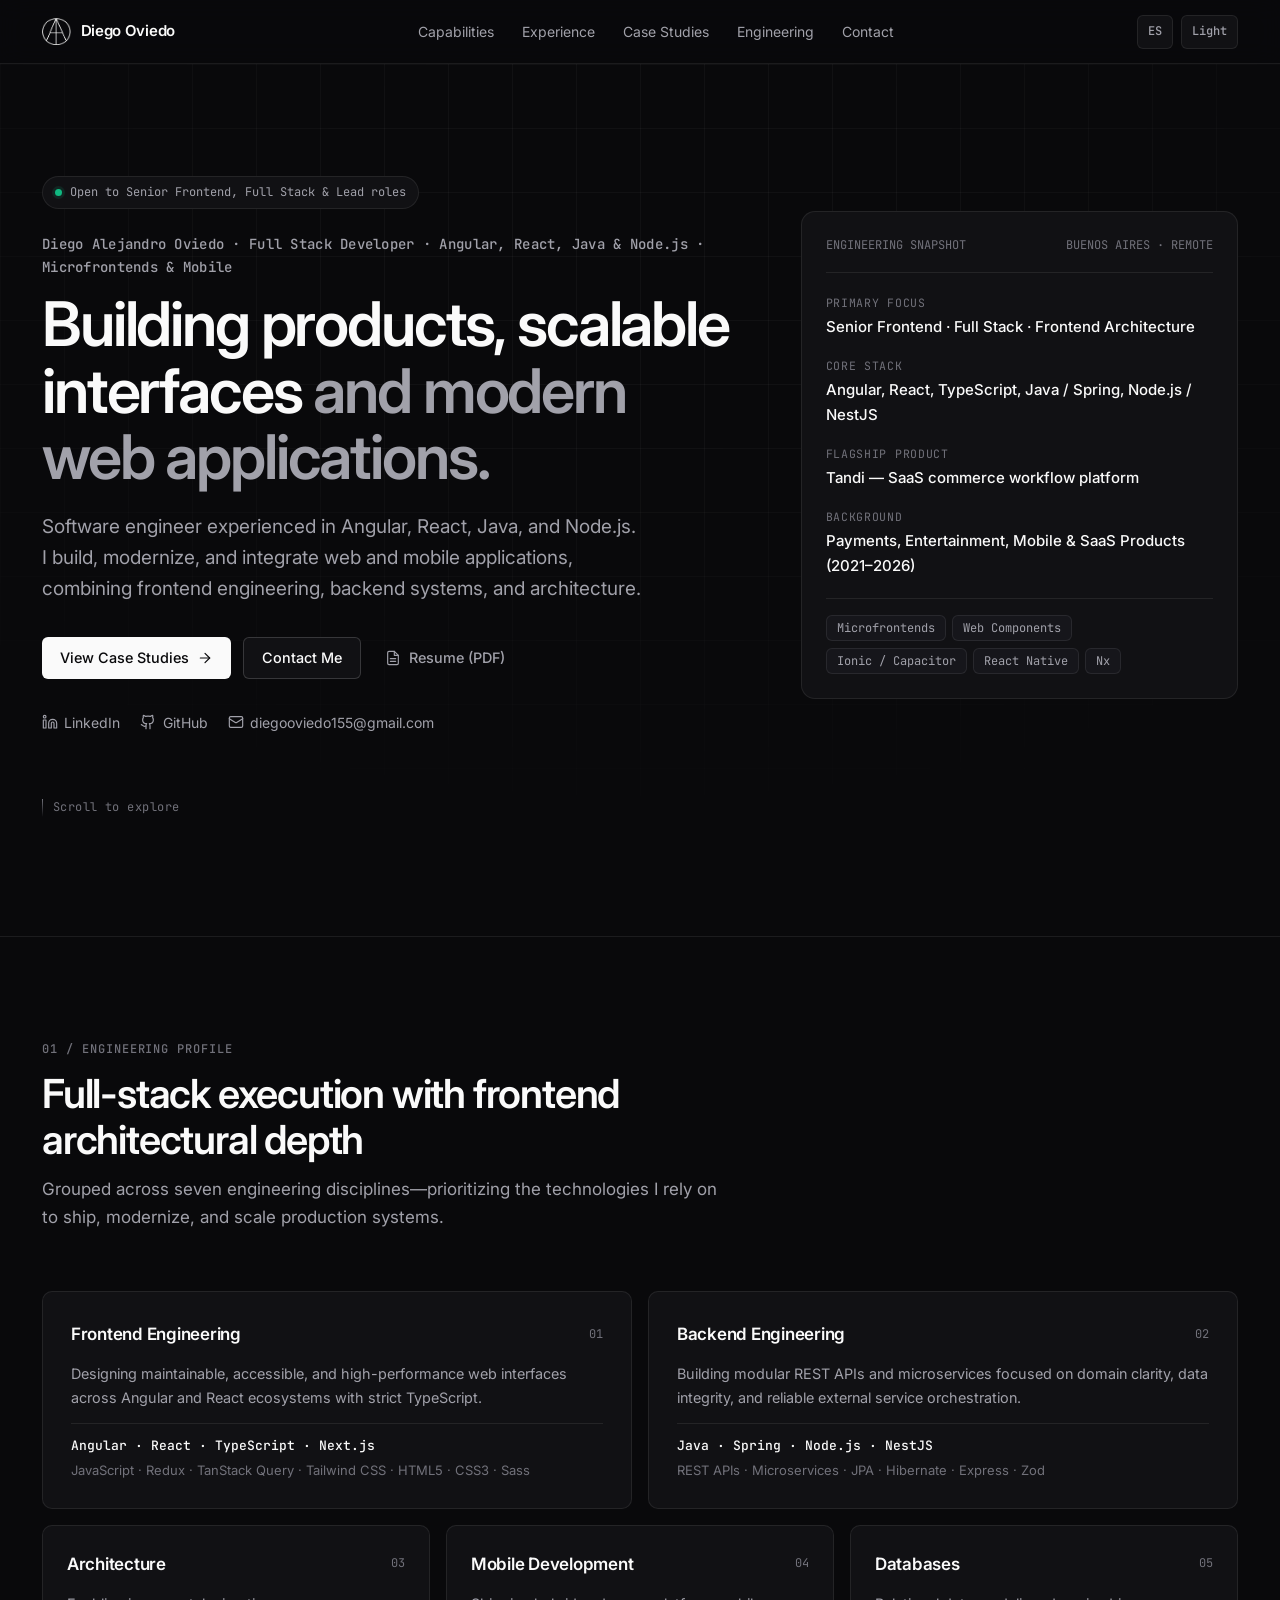
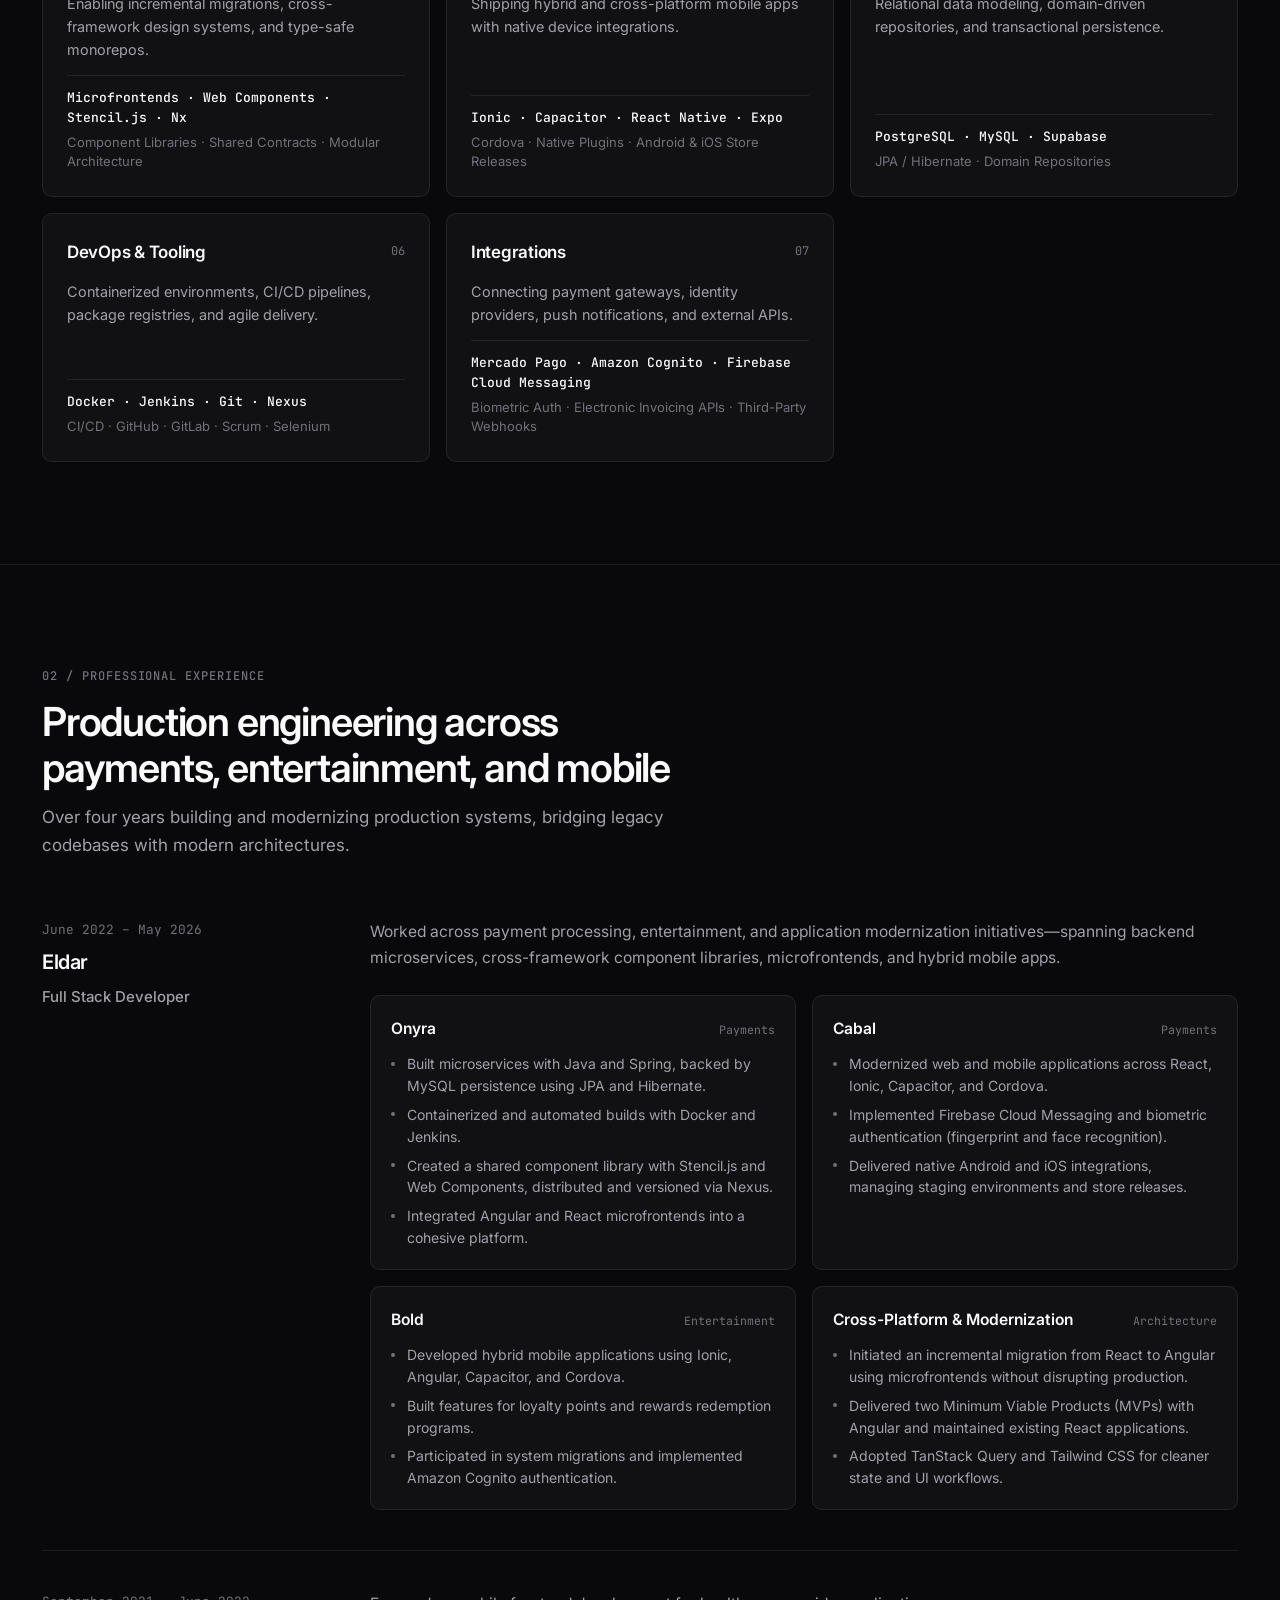
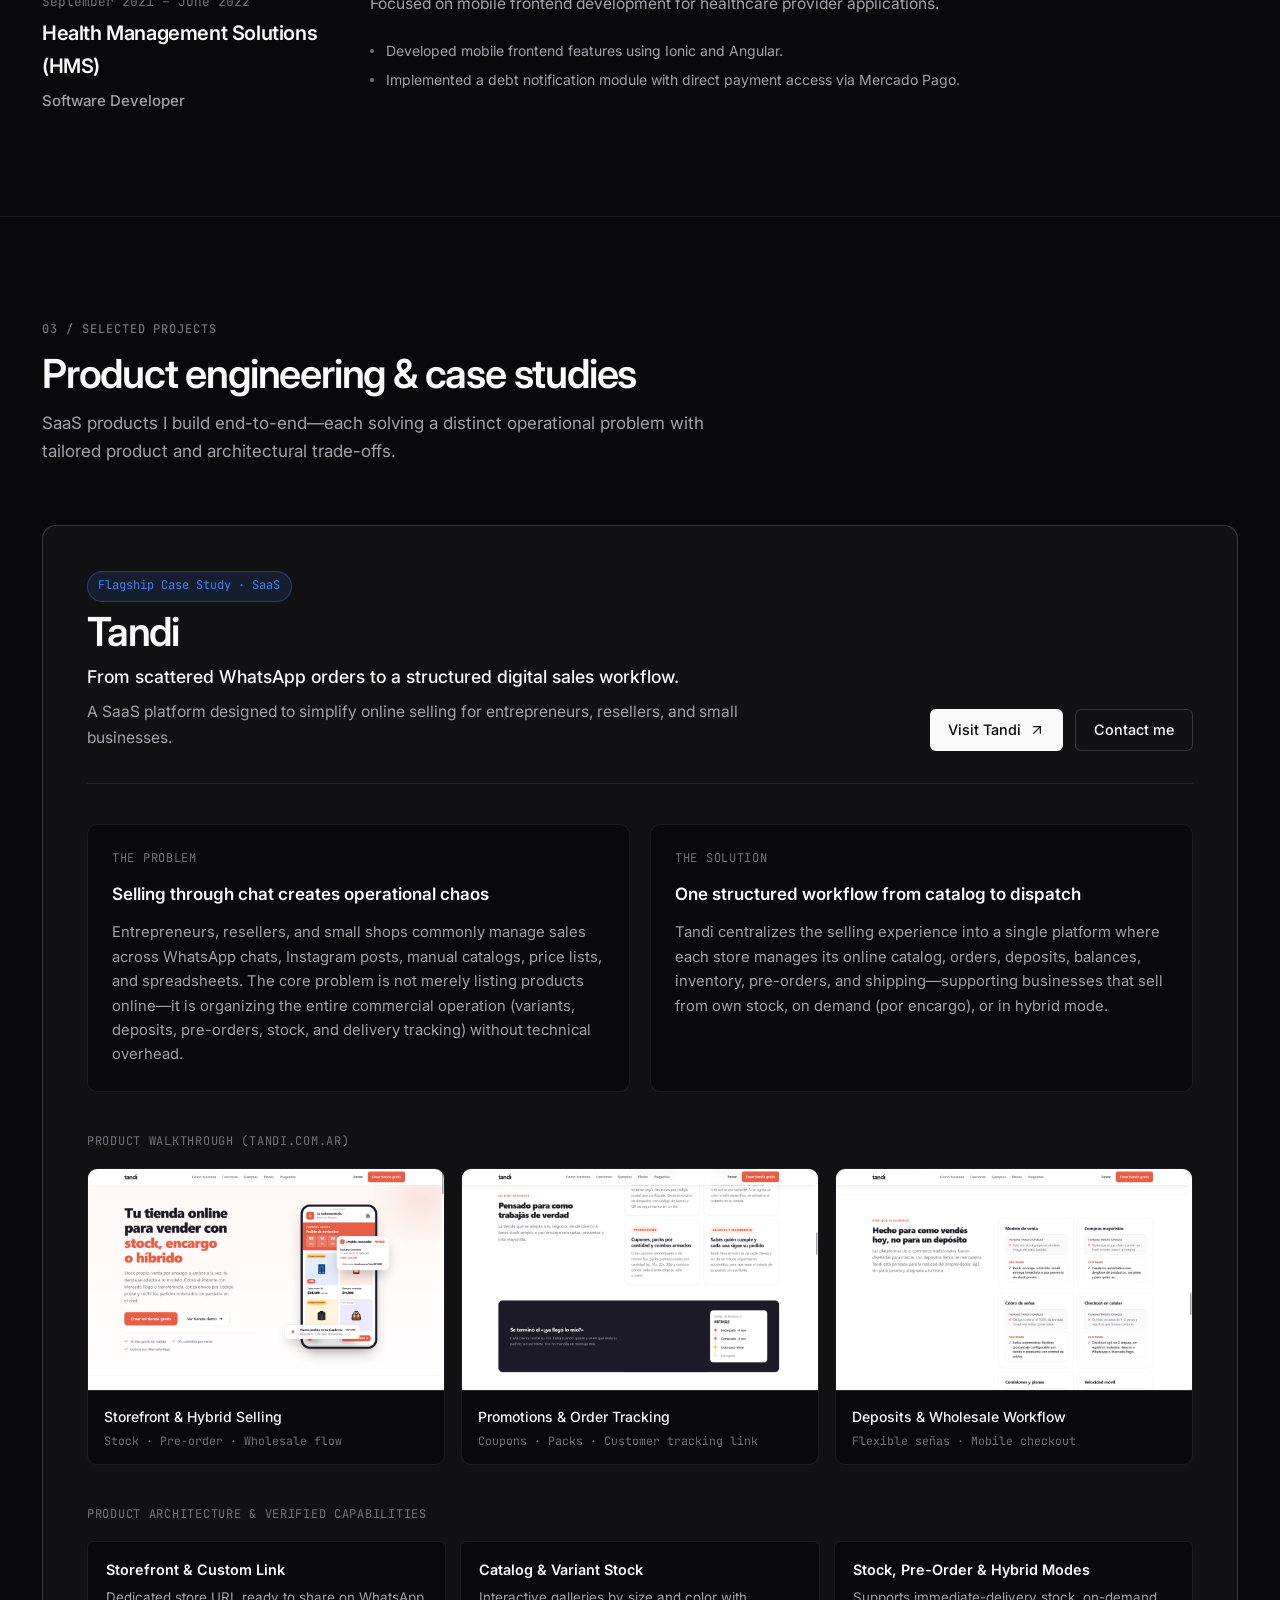
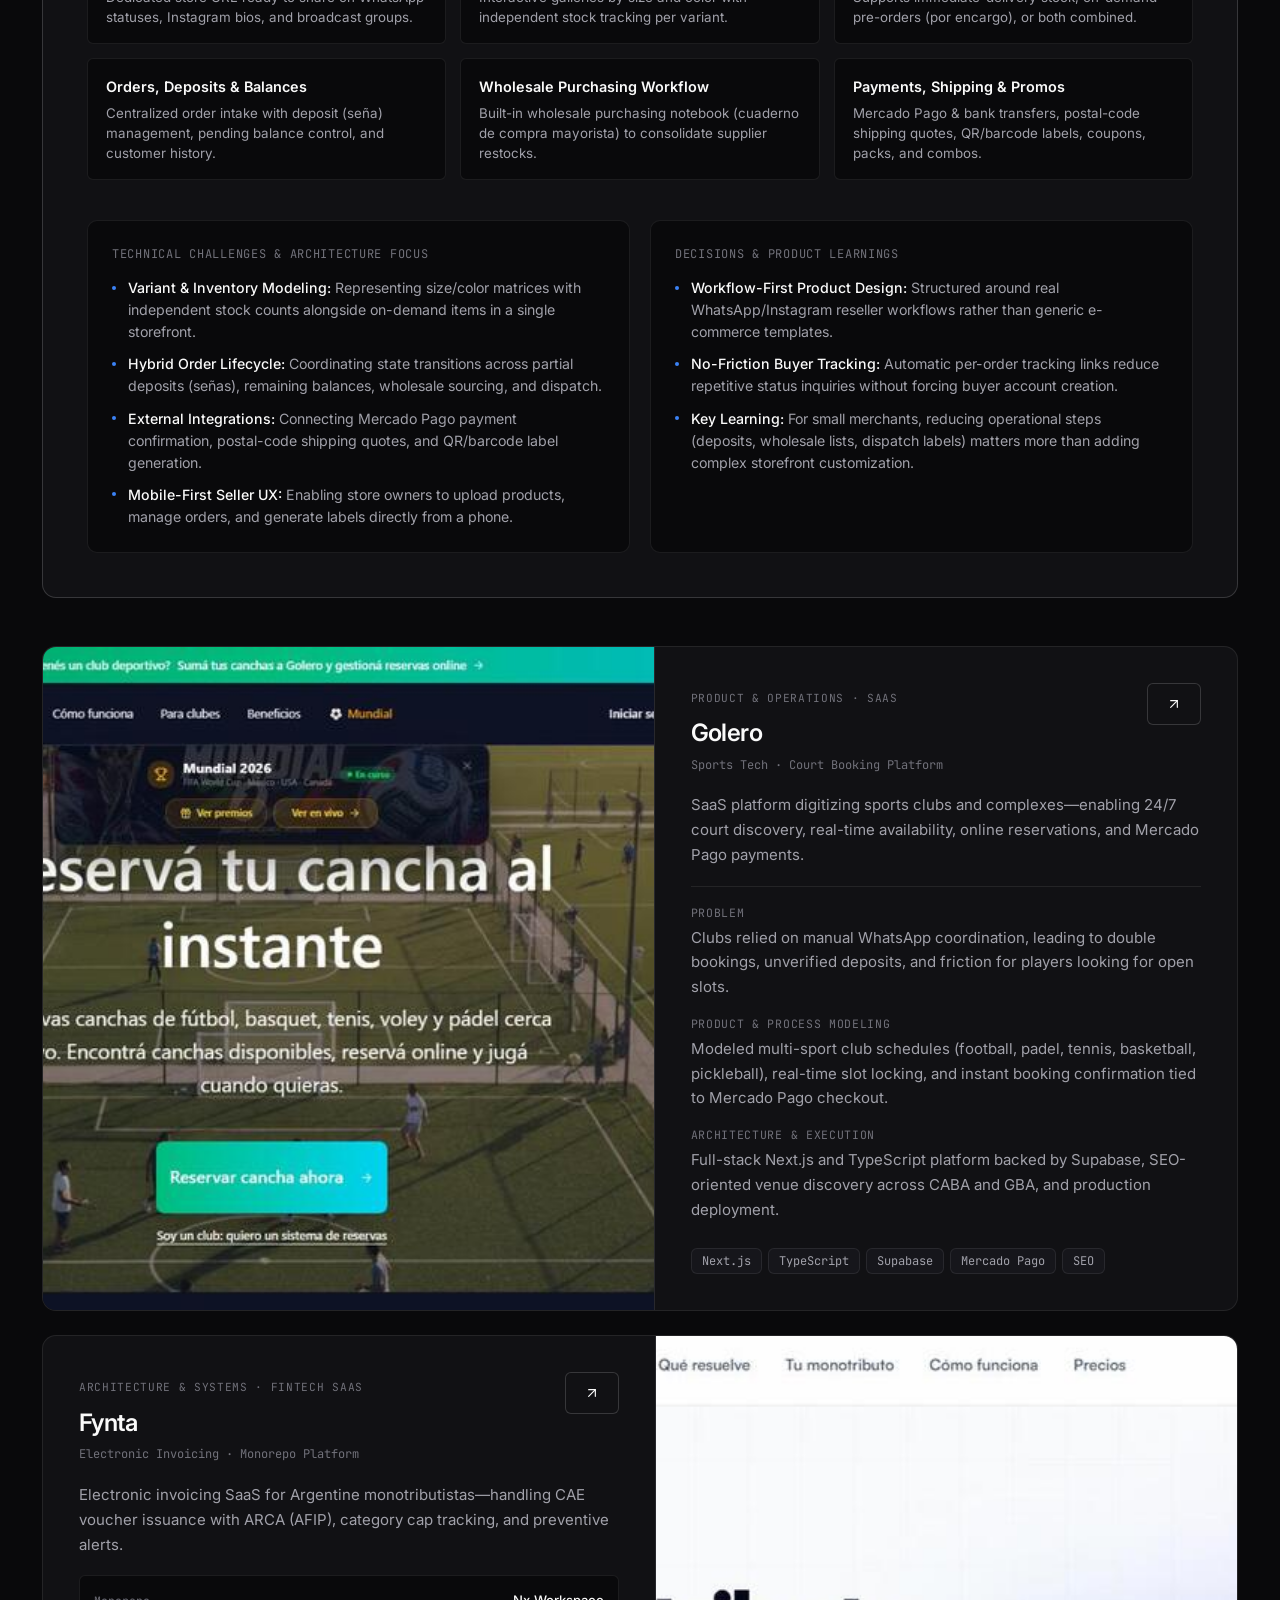
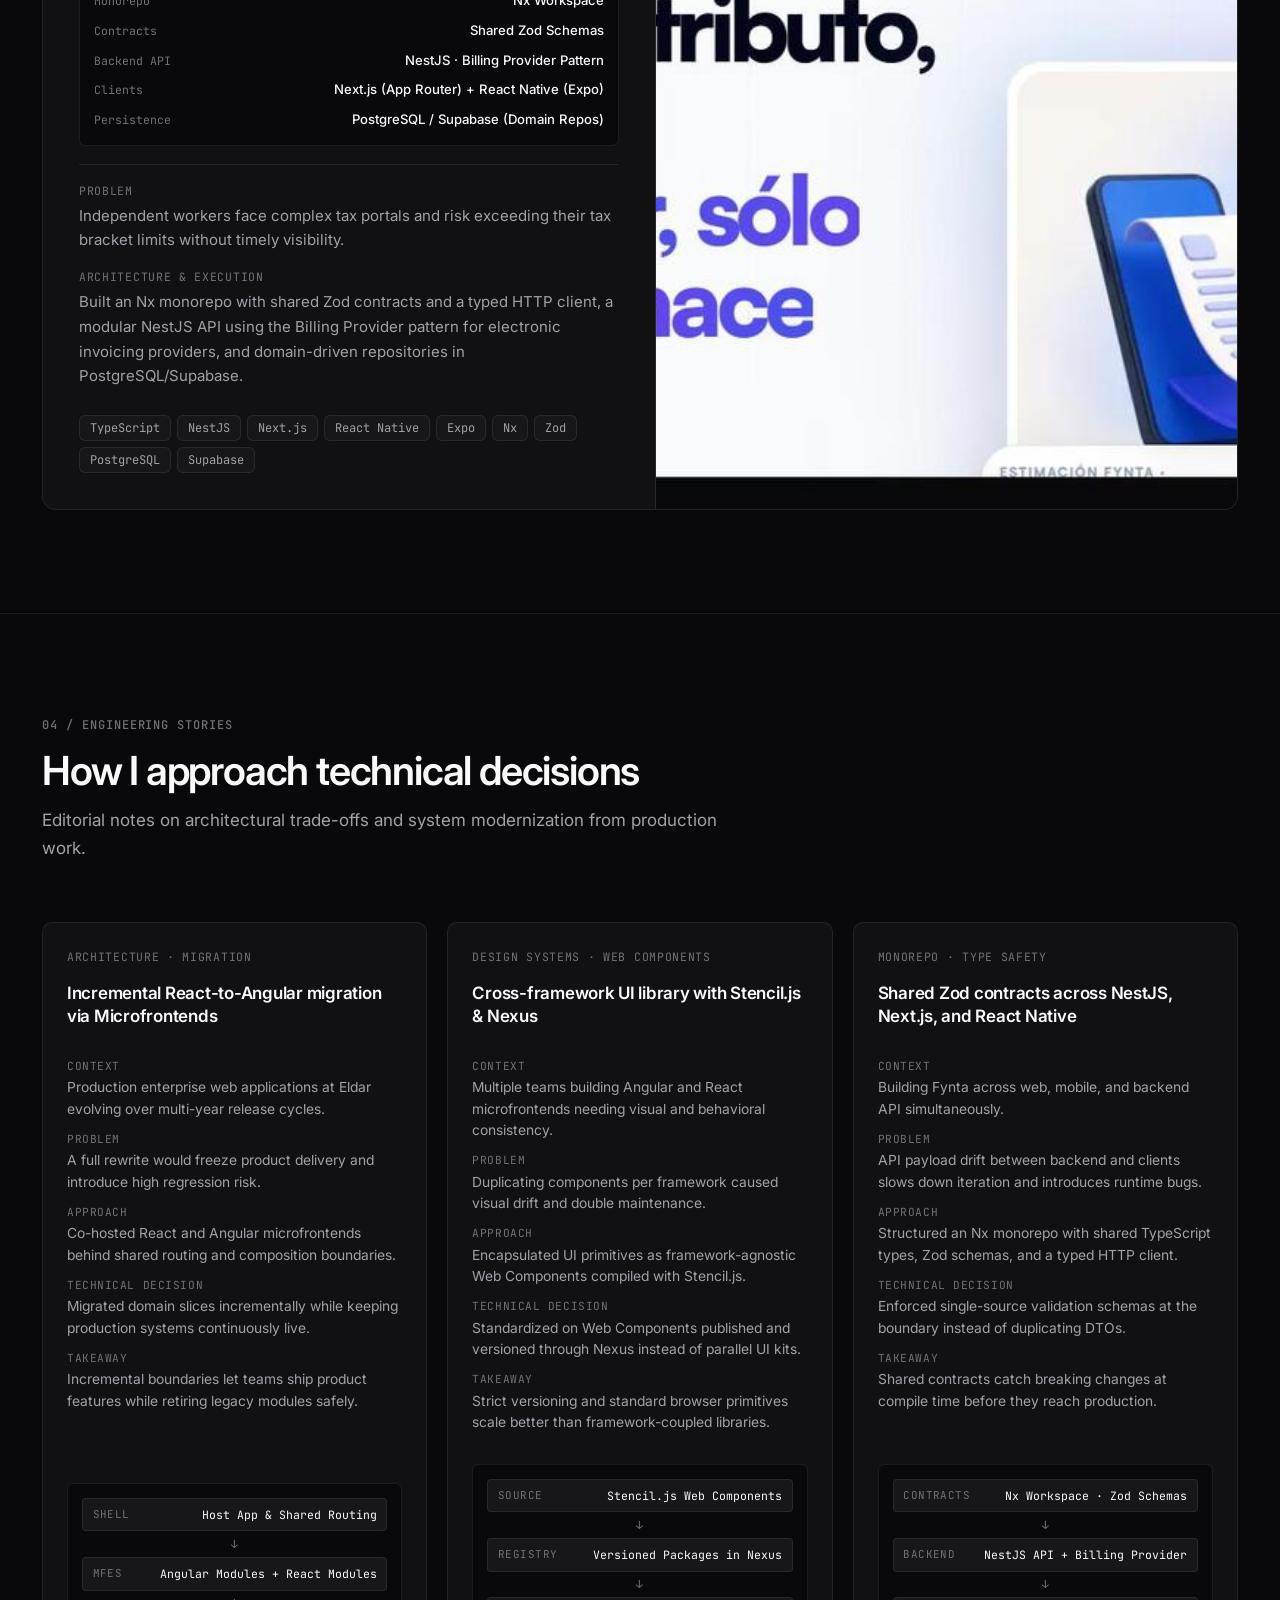
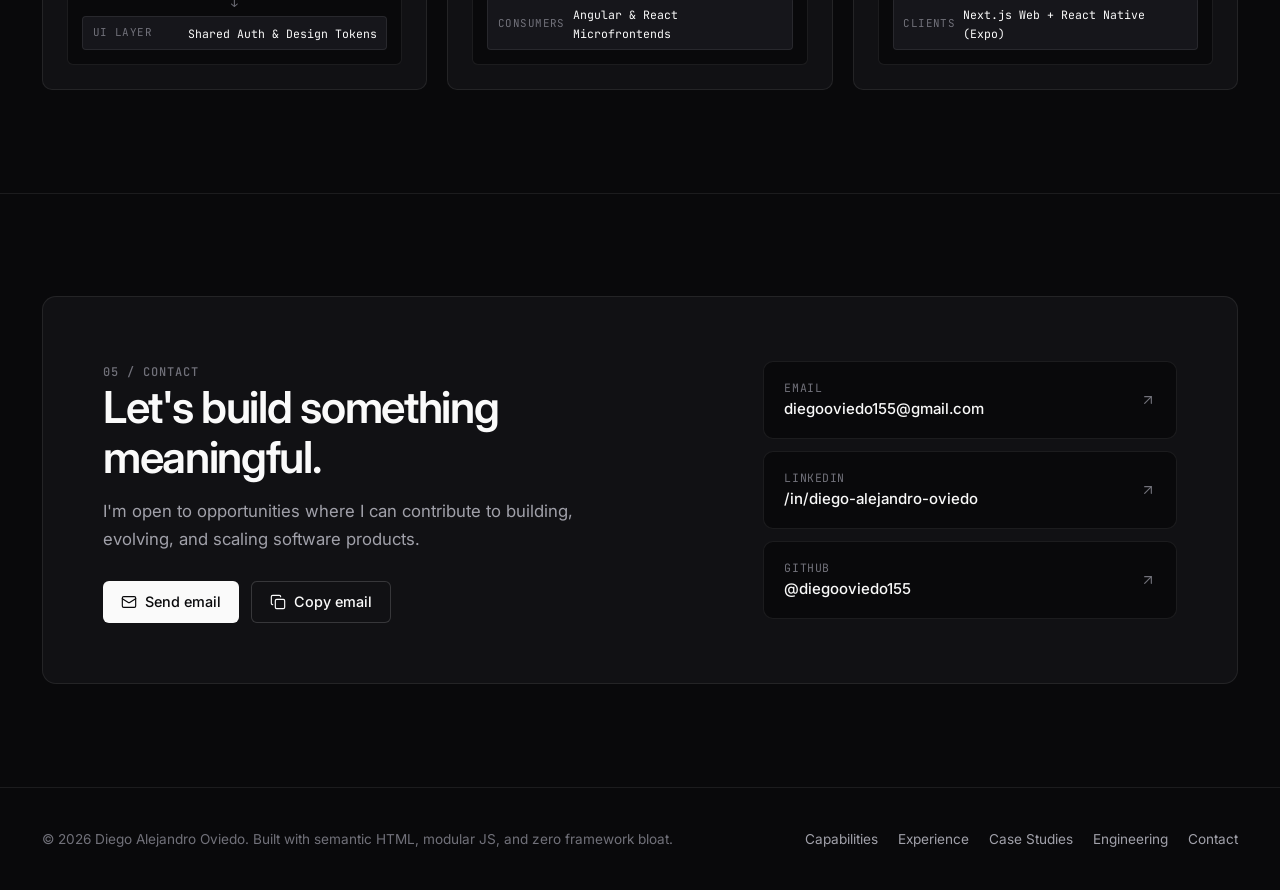
<file: index.html>
<!DOCTYPE html>
<html lang="en" data-prerendered="en">

<head>
    <meta charset="UTF-8">
    <meta name="viewport" content="width=device-width, initial-scale=1.0">
    <title>Diego Alejandro Oviedo | Full Stack Developer — Angular, React, Java &amp; Node.js</title>
    <meta name="description" content="Software developer experienced in Angular, React, Java, Node.js, microfrontends and mobile applications. Building SaaS products including Tandi, Golero and Fynta.">
    <meta name="author" content="Diego Alejandro Oviedo">
    <meta name="robots" content="index, follow">
    <link rel="canonical" href="https://portafolio-diego-oviedo.netlify.app/">
    <link rel="alternate" hreflang="en" href="https://portafolio-diego-oviedo.netlify.app/">
    <link rel="alternate" hreflang="es" href="https://portafolio-diego-oviedo.netlify.app/es/">
    <link rel="alternate" hreflang="x-default" href="https://portafolio-diego-oviedo.netlify.app/">

    <!-- Favicons -->
    <link rel="icon" href="/assets/img/logo2.png">
    <link rel="apple-touch-icon" href="/assets/img/logo2.png">

    <!-- Open Graph -->
    <meta property="og:type" content="website">
    <meta property="og:locale" content="en_US">
    <meta property="og:locale:alternate" content="es_AR">
    <meta property="og:url" content="https://portafolio-diego-oviedo.netlify.app/">
    <meta property="og:title" content="Diego Alejandro Oviedo | Full Stack Developer — Angular, React, Java &amp; Node.js">
    <meta property="og:description" content="Software developer experienced in Angular, React, Java, Node.js, microfrontends and mobile applications. Building SaaS products including Tandi, Golero and Fynta.">
    <meta property="og:image" content="https://portafolio-diego-oviedo.netlify.app/assets/img/og-cover.png">
    <meta property="og:image:width" content="1200">
    <meta property="og:image:height" content="630">
    <meta property="og:site_name" content="Diego Alejandro Oviedo">

    <!-- Twitter / X -->
    <meta name="twitter:card" content="summary_large_image">
    <meta name="twitter:title" content="Diego Alejandro Oviedo | Full Stack Developer — Angular, React, Java &amp; Node.js">
    <meta name="twitter:description" content="Software developer experienced in Angular, React, Java, Node.js, microfrontends and mobile applications. Building SaaS products including Tandi, Golero and Fynta.">
    <meta name="twitter:image" content="https://portafolio-diego-oviedo.netlify.app/assets/img/og-cover.png">

    <meta name="theme-color" content="#09090b">

    <!-- Fonts -->
    <link rel="preconnect" href="https://fonts.googleapis.com">
    <link rel="preconnect" href="https://fonts.gstatic.com" crossorigin>
    <link href="https://fonts.googleapis.com/css2?family=Inter:wght@400;500;600;700&family=JetBrains+Mono:wght@400;500;600&display=swap" rel="stylesheet">

    <!-- Styles -->
    <link rel="stylesheet" href="/assets/css/styles.css">

    <!-- Prevent theme flash -->
    <script>
        (function () {
            try {
                if (localStorage.getItem('portfolio_theme') === 'light') {
                    document.documentElement.setAttribute('data-theme', 'light');
                }
            } catch (e) {}
        })();
    </script>

    <!-- Structured Data (SEO) -->
    <script type="application/ld+json">
{
    "@context": "https://schema.org",
    "@graph": [
        {
            "@type": "Person",
            "@id": "https://portafolio-diego-oviedo.netlify.app/#person",
            "name": "Diego Alejandro Oviedo",
            "jobTitle": "Full Stack Developer",
            "description": "Software developer experienced in Angular, React, Java, Node.js, microfrontends and mobile applications. Building SaaS products including Tandi, Golero and Fynta.",
            "url": "https://portafolio-diego-oviedo.netlify.app/",
            "image": "https://portafolio-diego-oviedo.netlify.app/assets/img/og-cover.png",
            "email": "mailto:diegooviedo155@gmail.com",
            "address": {
                "@type": "PostalAddress",
                "addressLocality": "Buenos Aires",
                "addressCountry": "AR"
            },
            "sameAs": [
                "https://www.linkedin.com/in/diego-alejandro-oviedo/",
                "https://github.com/diegooviedo155"
            ],
            "knowsAbout": [
                "Angular",
                "React",
                "TypeScript",
                "Java",
                "Spring",
                "Node.js",
                "NestJS",
                "Next.js",
                "Microfrontends",
                "Web Components",
                "Stencil.js",
                "Ionic",
                "Capacitor",
                "React Native",
                "PostgreSQL",
                "MySQL",
                "Docker"
            ]
        },
        {
            "@type": "WebSite",
            "@id": "https://portafolio-diego-oviedo.netlify.app/#website",
            "url": "https://portafolio-diego-oviedo.netlify.app/",
            "name": "Diego Alejandro Oviedo — Portfolio",
            "author": {
                "@id": "https://portafolio-diego-oviedo.netlify.app/#person"
            },
            "inLanguage": [
                "en",
                "es"
            ]
        },
        {
            "@type": "ProfilePage",
            "@id": "https://portafolio-diego-oviedo.netlify.app/#profilepage",
            "url": "https://portafolio-diego-oviedo.netlify.app/",
            "name": "Diego Alejandro Oviedo | Full Stack Developer — Angular, React, Java & Node.js",
            "description": "Software developer experienced in Angular, React, Java, Node.js, microfrontends and mobile applications. Building SaaS products including Tandi, Golero and Fynta.",
            "inLanguage": "en",
            "isPartOf": {
                "@id": "https://portafolio-diego-oviedo.netlify.app/#website"
            },
            "mainEntity": {
                "@id": "https://portafolio-diego-oviedo.netlify.app/#person"
            }
        },
        {
            "@type": "SoftwareApplication",
            "name": "Tandi",
            "applicationCategory": "BusinessApplication",
            "operatingSystem": "Web",
            "url": "https://tandi.com.ar/",
            "image": "https://portafolio-diego-oviedo.netlify.app/assets/img/tandi-1.png",
            "description": "A SaaS platform designed to simplify online selling for entrepreneurs, resellers, and small businesses.",
            "creator": {
                "@id": "https://portafolio-diego-oviedo.netlify.app/#person"
            }
        },
        {
            "@type": "SoftwareApplication",
            "name": "Golero",
            "applicationCategory": "SportsApplication",
            "operatingSystem": "Web",
            "url": "https://golero.com.ar/",
            "image": "https://portafolio-diego-oviedo.netlify.app/assets/img/work-golero.jpg",
            "description": "SaaS platform digitizing sports clubs and complexes—enabling 24/7 court discovery, real-time availability, online reservations, and Mercado Pago payments.",
            "creator": {
                "@id": "https://portafolio-diego-oviedo.netlify.app/#person"
            }
        },
        {
            "@type": "SoftwareApplication",
            "name": "Fynta",
            "applicationCategory": "FinanceApplication",
            "operatingSystem": "Web, iOS, Android",
            "url": "https://fynta.app/",
            "image": "https://portafolio-diego-oviedo.netlify.app/assets/img/work-fynta.jpg",
            "description": "Electronic invoicing SaaS for Argentine monotributistas—handling CAE voucher issuance with ARCA (AFIP), category cap tracking, and preventive alerts.",
            "creator": {
                "@id": "https://portafolio-diego-oviedo.netlify.app/#person"
            }
        }
    ]
}
    </script>
</head>

<body>
    <a href="#main-content" class="skip-link">Skip to content</a>

    <header class="site-header">
        <nav class="nav container" aria-label="Primary navigation">
            <a href="#hero" class="nav__brand">
                <img id="nav-logo" src="/assets/img/logo2.png" alt="Logo Diego Oviedo" class="nav__logo-img" width="28" height="28">
                <span>Diego Oviedo</span>
            </a>

            <div class="nav__links" id="nav-links"><a href="#profile" class="nav__link">Capabilities</a><a href="#experience" class="nav__link">Experience</a><a href="#projects" class="nav__link">Case Studies</a><a href="#cases" class="nav__link">Engineering</a><a href="#contact" class="nav__link">Contact</a></div>

            <div class="nav__controls">
                <a id="lang-toggle" href="/es/" hreflang="es" class="icon-btn" aria-label="Cambiar idioma a español">ES</a>
                <button type="button" id="theme-toggle" class="icon-btn" aria-label="Switch to light mode">Light</button>
                <button
                    type="button"
                    id="mobile-menu-toggle"
                    class="icon-btn nav__mobile-toggle"
                    aria-label="Toggle navigation menu"
                    aria-expanded="false"
                    aria-controls="mobile-drawer"
                >
                    Menu
                </button>
            </div>
        </nav>
    </header>

    <div id="mobile-drawer" class="mobile-drawer" aria-label="Mobile navigation" aria-hidden="true">
        <div id="mobile-drawer-links"><a href="#profile" class="mobile-drawer__link">Capabilities</a><a href="#experience" class="mobile-drawer__link">Experience</a><a href="#projects" class="mobile-drawer__link">Case Studies</a><a href="#cases" class="mobile-drawer__link">Engineering</a><a href="#contact" class="mobile-drawer__link">Contact</a></div>
    </div>

    <main id="main-content">
        <section id="hero" class="hero">
            <div class="container" id="hero-content">
        <div class="hero__grid">
            <div>
                <div class="hero__status">
                    <span class="hero__status-dot" aria-hidden="true"></span>
                    <span>Open to Senior Frontend, Full Stack &amp; Lead roles</span>
                </div>

                <p class="hero__name">Diego Alejandro Oviedo · Full Stack Developer · Angular, React, Java &amp; Node.js · Microfrontends &amp; Mobile</p>

                <h1 class="hero__title">
                    Building products, scalable interfaces
                    <span class="hero__title-muted"> and modern web applications.</span>
                </h1>

                <p class="hero__subtitle">Software engineer experienced in Angular, React, Java, and Node.js. I build, modernize, and integrate web and mobile applications, combining frontend engineering, backend systems, and architecture.</p>

                <div class="hero__actions">
                    <a href="#projects" class="btn btn--primary">
                        View Case Studies <svg viewBox="0 0 24 24" fill="none" stroke="currentColor" stroke-width="1.75" stroke-linecap="round" stroke-linejoin="round" aria-hidden="true"><path d="M5 12h14"/><path d="m12 5 7 7-7 7"/></svg>
                    </a>
                    <a href="#contact" class="btn btn--secondary">
                        Contact Me
                    </a>
                    <a href="/assets/cv/CV-Diego-Oviedo-EN.pdf" target="_blank" rel="noopener noreferrer" class="btn btn--ghost">
                        <svg viewBox="0 0 24 24" fill="none" stroke="currentColor" stroke-width="1.75" stroke-linecap="round" stroke-linejoin="round" aria-hidden="true"><path d="M14 2H6a2 2 0 0 0-2 2v16a2 2 0 0 0 2 2h12a2 2 0 0 0 2-2V8z"/><path d="M14 2v6h6"/><path d="M16 13H8"/><path d="M16 17H8"/></svg> Resume (PDF)
                    </a>
                </div>

                <div class="hero__links">
                    <a href="https://www.linkedin.com/in/diego-alejandro-oviedo/" target="_blank" rel="noopener noreferrer" class="hero__social-link">
                        <svg viewBox="0 0 24 24" fill="none" stroke="currentColor" stroke-width="1.75" stroke-linecap="round" stroke-linejoin="round" aria-hidden="true"><path d="M16 8a6 6 0 0 1 6 6v7h-4v-7a2 2 0 0 0-2-2 2 2 0 0 0-2 2v7h-4v-7a6 6 0 0 1 6-6z"/><rect width="4" height="12" x="2" y="9"/><circle cx="4" cy="4" r="2"/></svg> LinkedIn
                    </a>
                    <a href="https://github.com/diegooviedo155" target="_blank" rel="noopener noreferrer" class="hero__social-link">
                        <svg viewBox="0 0 24 24" fill="none" stroke="currentColor" stroke-width="1.75" stroke-linecap="round" stroke-linejoin="round" aria-hidden="true"><path d="M15 22v-4a4.8 4.8 0 0 0-1-3.5c3 0 6-2 6-5.5.08-1.25-.27-2.48-1-3.5.28-1.15.28-2.35 0-3.5 0 0-1 0-3 1.5-2.64-.5-5.36-.5-8 0C6 2 5 2 5 2c-.3 1.15-.3 2.35 0 3.5A5.403 5.403 0 0 0 4 9c0 3.5 3 5.5 6 5.5-.39.49-.68 1.05-.85 1.65-.17.6-.22 1.23-.15 1.85v4"/><path d="M9 18c-4.51 2-5-2-7-2"/></svg> GitHub
                    </a>
                    <a href="mailto:diegooviedo155@gmail.com" class="hero__social-link">
                        <svg viewBox="0 0 24 24" fill="none" stroke="currentColor" stroke-width="1.75" stroke-linecap="round" stroke-linejoin="round" aria-hidden="true"><rect width="20" height="16" x="2" y="4" rx="2"/><path d="m22 7-8.97 5.7a1.94 1.94 0 0 1-2.06 0L2 7"/></svg> diegooviedo155@gmail.com
                    </a>
                </div>
            </div>

            <aside class="hero__spec" aria-label="Engineering overview">
                <div class="hero__spec-header">
                    <span>ENGINEERING SNAPSHOT</span>
                    <span>BUENOS AIRES · REMOTE</span>
                </div>
                <div class="hero__spec-list">
                    
                        <div class="hero__spec-item">
                            <span class="hero__spec-label">Primary Focus</span>
                            <span class="hero__spec-value">Senior Frontend · Full Stack · Frontend Architecture</span>
                        </div>
                    
                        <div class="hero__spec-item">
                            <span class="hero__spec-label">Core Stack</span>
                            <span class="hero__spec-value">Angular, React, TypeScript, Java / Spring, Node.js / NestJS</span>
                        </div>
                    
                        <div class="hero__spec-item">
                            <span class="hero__spec-label">Flagship Product</span>
                            <span class="hero__spec-value">Tandi — SaaS commerce workflow platform</span>
                        </div>
                    
                        <div class="hero__spec-item">
                            <span class="hero__spec-label">Background</span>
                            <span class="hero__spec-value">Payments, Entertainment, Mobile &amp; SaaS Products (2021–2026)</span>
                        </div>
                    
                </div>
                <div class="hero__spec-footer">
                    <span class="tag">Microfrontends</span><span class="tag">Web Components</span><span class="tag">Ionic / Capacitor</span><span class="tag">React Native</span><span class="tag">Nx</span>
                </div>
            </aside>
        </div>

        <a href="#profile" class="hero__scroll">
            <span class="hero__scroll-line" aria-hidden="true"></span>
            <span>Scroll to explore</span>
        </a>
    </div>
        </section>

        <section id="profile" class="section">
            <div class="container" id="profile-content">
        <div class="section-header reveal">
            <span class="section-eyebrow">01 / Engineering Profile</span>
            <h2 class="section-title">Full-stack execution with frontend architectural depth</h2>
            <p class="section-subtitle">Grouped across seven engineering disciplines—prioritizing the technologies I rely on to ship, modernize, and scale production systems.</p>
        </div>

        <div class="profile-grid profile-grid--primary">
            
        <article class="capability-card capability-card--primary reveal">
            <div class="capability-card__head">
                <h3 class="capability-card__title">Frontend Engineering</h3>
                <span class="capability-card__index">01</span>
            </div>
            <p class="capability-card__summary">Designing maintainable, accessible, and high-performance web interfaces across Angular and React ecosystems with strict TypeScript.</p>
            <div class="stack-editorial">
                <p class="stack-core">Angular · React · TypeScript · Next.js</p>
                <p class="stack-supporting">JavaScript · Redux · TanStack Query · Tailwind CSS · HTML5 · CSS3 · Sass</p>
            </div>
        </article>
    
        <article class="capability-card capability-card--primary reveal">
            <div class="capability-card__head">
                <h3 class="capability-card__title">Backend Engineering</h3>
                <span class="capability-card__index">02</span>
            </div>
            <p class="capability-card__summary">Building modular REST APIs and microservices focused on domain clarity, data integrity, and reliable external service orchestration.</p>
            <div class="stack-editorial">
                <p class="stack-core">Java · Spring · Node.js · NestJS</p>
                <p class="stack-supporting">REST APIs · Microservices · JPA · Hibernate · Express · Zod</p>
            </div>
        </article>
    
        </div>
        <div class="profile-grid profile-grid--secondary">
            
        <article class="capability-card  reveal">
            <div class="capability-card__head">
                <h3 class="capability-card__title">Architecture</h3>
                <span class="capability-card__index">03</span>
            </div>
            <p class="capability-card__summary">Enabling incremental migrations, cross-framework design systems, and type-safe monorepos.</p>
            <div class="stack-editorial">
                <p class="stack-core">Microfrontends · Web Components · Stencil.js · Nx</p>
                <p class="stack-supporting">Component Libraries · Shared Contracts · Modular Architecture</p>
            </div>
        </article>
    
        <article class="capability-card  reveal">
            <div class="capability-card__head">
                <h3 class="capability-card__title">Mobile Development</h3>
                <span class="capability-card__index">04</span>
            </div>
            <p class="capability-card__summary">Shipping hybrid and cross-platform mobile apps with native device integrations.</p>
            <div class="stack-editorial">
                <p class="stack-core">Ionic · Capacitor · React Native · Expo</p>
                <p class="stack-supporting">Cordova · Native Plugins · Android &amp; iOS Store Releases</p>
            </div>
        </article>
    
        <article class="capability-card  reveal">
            <div class="capability-card__head">
                <h3 class="capability-card__title">Databases</h3>
                <span class="capability-card__index">05</span>
            </div>
            <p class="capability-card__summary">Relational data modeling, domain-driven repositories, and transactional persistence.</p>
            <div class="stack-editorial">
                <p class="stack-core">PostgreSQL · MySQL · Supabase</p>
                <p class="stack-supporting">JPA / Hibernate · Domain Repositories</p>
            </div>
        </article>
    
        <article class="capability-card  reveal">
            <div class="capability-card__head">
                <h3 class="capability-card__title">DevOps &amp; Tooling</h3>
                <span class="capability-card__index">06</span>
            </div>
            <p class="capability-card__summary">Containerized environments, CI/CD pipelines, package registries, and agile delivery.</p>
            <div class="stack-editorial">
                <p class="stack-core">Docker · Jenkins · Git · Nexus</p>
                <p class="stack-supporting">CI/CD · GitHub · GitLab · Scrum · Selenium</p>
            </div>
        </article>
    
        <article class="capability-card  reveal">
            <div class="capability-card__head">
                <h3 class="capability-card__title">Integrations</h3>
                <span class="capability-card__index">07</span>
            </div>
            <p class="capability-card__summary">Connecting payment gateways, identity providers, push notifications, and external APIs.</p>
            <div class="stack-editorial">
                <p class="stack-core">Mercado Pago · Amazon Cognito · Firebase Cloud Messaging</p>
                <p class="stack-supporting">Biometric Auth · Electronic Invoicing APIs · Third-Party Webhooks</p>
            </div>
        </article>
    
        </div>
    </div>
        </section>

        <section id="experience" class="section">
            <div class="container" id="experience-content">
        <div class="section-header reveal">
            <span class="section-eyebrow">02 / Professional Experience</span>
            <h2 class="section-title">Production engineering across payments, entertainment, and mobile</h2>
            <p class="section-subtitle">Over four years building and modernizing production systems, bridging legacy codebases with modern architectures.</p>
        </div>

        <div class="experience-list">
            
                <article class="experience-entry reveal">
                    <div class="experience-meta">
                        <span class="experience-period">June 2022 – May 2026</span>
                        <h3 class="experience-company">Eldar</h3>
                        <p class="experience-role">Full Stack Developer</p>
                    </div>
                    <div class="experience-body">
                        <p class="experience-intro">Worked across payment processing, entertainment, and application modernization initiatives—spanning backend microservices, cross-framework component libraries, microfrontends, and hybrid mobile apps.</p>
                        <div class="experience-projects">
                                    
                                        <div class="exp-subcard">
                                            <div class="exp-subcard__header">
                                                <h4 class="exp-subcard__name">Onyra</h4>
                                                <span class="exp-subcard__domain">Payments</span>
                                            </div>
                                            <ul class="exp-bullets">
                                                <li>Built microservices with Java and Spring, backed by MySQL persistence using JPA and Hibernate.</li><li>Containerized and automated builds with Docker and Jenkins.</li><li>Created a shared component library with Stencil.js and Web Components, distributed and versioned via Nexus.</li><li>Integrated Angular and React microfrontends into a cohesive platform.</li>
                                            </ul>
                                        </div>
                                    
                                        <div class="exp-subcard">
                                            <div class="exp-subcard__header">
                                                <h4 class="exp-subcard__name">Cabal</h4>
                                                <span class="exp-subcard__domain">Payments</span>
                                            </div>
                                            <ul class="exp-bullets">
                                                <li>Modernized web and mobile applications across React, Ionic, Capacitor, and Cordova.</li><li>Implemented Firebase Cloud Messaging and biometric authentication (fingerprint and face recognition).</li><li>Delivered native Android and iOS integrations, managing staging environments and store releases.</li>
                                            </ul>
                                        </div>
                                    
                                        <div class="exp-subcard">
                                            <div class="exp-subcard__header">
                                                <h4 class="exp-subcard__name">Bold</h4>
                                                <span class="exp-subcard__domain">Entertainment</span>
                                            </div>
                                            <ul class="exp-bullets">
                                                <li>Developed hybrid mobile applications using Ionic, Angular, Capacitor, and Cordova.</li><li>Built features for loyalty points and rewards redemption programs.</li><li>Participated in system migrations and implemented Amazon Cognito authentication.</li>
                                            </ul>
                                        </div>
                                    
                                        <div class="exp-subcard">
                                            <div class="exp-subcard__header">
                                                <h4 class="exp-subcard__name">Cross-Platform &amp; Modernization</h4>
                                                <span class="exp-subcard__domain">Architecture</span>
                                            </div>
                                            <ul class="exp-bullets">
                                                <li>Initiated an incremental migration from React to Angular using microfrontends without disrupting production.</li><li>Delivered two Minimum Viable Products (MVPs) with Angular and maintained existing React applications.</li><li>Adopted TanStack Query and Tailwind CSS for cleaner state and UI workflows.</li>
                                            </ul>
                                        </div>
                                    
                                   </div>
                        
                    </div>
                </article>
            
                <article class="experience-entry reveal">
                    <div class="experience-meta">
                        <span class="experience-period">September 2021 – June 2022</span>
                        <h3 class="experience-company">Health Management Solutions (HMS)</h3>
                        <p class="experience-role">Software Developer</p>
                    </div>
                    <div class="experience-body">
                        <p class="experience-intro">Focused on mobile frontend development for healthcare provider applications.</p>
                        
                        <ul class="exp-bullets">
                                    <li>Developed mobile frontend features using Ionic and Angular.</li><li>Implemented a debt notification module with direct payment access via Mercado Pago.</li>
                                   </ul>
                    </div>
                </article>
            
        </div>
    </div>
        </section>

        <section id="projects" class="section">
            <div class="container" id="projects-content">
        <div class="section-header reveal">
            <span class="section-eyebrow">03 / Selected Projects</span>
            <h2 class="section-title">Product engineering &amp; case studies</h2>
            <p class="section-subtitle">SaaS products I build end-to-end—each solving a distinct operational problem with tailored product and architectural trade-offs.</p>
        </div>

        <div class="case-stack">
            <article class="flagship-case reveal" aria-labelledby="tandi-heading">
                <div class="flagship-case__top">
                    <div>
                        <span class="flagship-case__badge">Flagship Case Study · SaaS</span>
                        <h3 id="tandi-heading" class="flagship-case__title">Tandi</h3>
                        <p class="flagship-case__subtitle">From scattered WhatsApp orders to a structured digital sales workflow.</p>
                        <p class="flagship-case__desc">A SaaS platform designed to simplify online selling for entrepreneurs, resellers, and small businesses.</p>
                    </div>
                    <div class="flagship-case__actions">
                        <a href="https://tandi.com.ar/" target="_blank" rel="noopener noreferrer" class="btn btn--primary">
                            Visit Tandi <svg viewBox="0 0 24 24" fill="none" stroke="currentColor" stroke-width="1.75" stroke-linecap="round" stroke-linejoin="round" aria-hidden="true"><path d="M7 17 17 7"/><path d="M7 7h10v10"/></svg>
                        </a>
                        <a href="#contact" class="btn btn--secondary">
                            Contact me
                        </a>
                    </div>
                </div>

                <div class="case-split">
                    <div class="case-panel">
                        <span class="case-panel__label">The Problem</span>
                        <h4 class="case-panel__heading">Selling through chat creates operational chaos</h4>
                        <p class="case-panel__text">Entrepreneurs, resellers, and small shops commonly manage sales across WhatsApp chats, Instagram posts, manual catalogs, price lists, and spreadsheets. The core problem is not merely listing products online—it is organizing the entire commercial operation (variants, deposits, pre-orders, stock, and delivery tracking) without technical overhead.</p>
                    </div>
                    <div class="case-panel">
                        <span class="case-panel__label">The Solution</span>
                        <h4 class="case-panel__heading">One structured workflow from catalog to dispatch</h4>
                        <p class="case-panel__text">Tandi centralizes the selling experience into a single platform where each store manages its online catalog, orders, deposits, balances, inventory, pre-orders, and shipping—supporting businesses that sell from own stock, on demand (por encargo), or in hybrid mode.</p>
                    </div>
                </div>

                <div>
                    <p class="case-section-label">Product Walkthrough (tandi.com.ar)</p>
                    <div class="screenshot-grid">
                        
                            <figure class="screenshot-card">
                                <div class="screenshot-card__media">
                                    <img src="/assets/img/tandi-1.png" alt="Tandi landing page and mobile storefront preview showing stock, pre-order, and hybrid selling modes" loading="lazy" decoding="async" width="1440" height="900">
                                </div>
                                <figcaption class="screenshot-card__caption">
                                    <span class="screenshot-card__title">Storefront &amp; Hybrid Selling</span>
                                    <span class="screenshot-card__meta">Stock · Pre-order · Wholesale flow</span>
                                </figcaption>
                            </figure>
                        
                            <figure class="screenshot-card">
                                <div class="screenshot-card__media">
                                    <img src="/assets/img/tandi-2.png" alt="Tandi promotions, customer history, and automatic order tracking timeline" loading="lazy" decoding="async" width="1440" height="900">
                                </div>
                                <figcaption class="screenshot-card__caption">
                                    <span class="screenshot-card__title">Promotions &amp; Order Tracking</span>
                                    <span class="screenshot-card__meta">Coupons · Packs · Customer tracking link</span>
                                </figcaption>
                            </figure>
                        
                            <figure class="screenshot-card">
                                <div class="screenshot-card__media">
                                    <img src="/assets/img/tandi-3.png" alt="Tandi workflow comparison covering wholesale notebook, flexible deposits, and mobile checkout" loading="lazy" decoding="async" width="1440" height="900">
                                </div>
                                <figcaption class="screenshot-card__caption">
                                    <span class="screenshot-card__title">Deposits &amp; Wholesale Workflow</span>
                                    <span class="screenshot-card__meta">Flexible señas · Mobile checkout</span>
                                </figcaption>
                            </figure>
                        
                    </div>
                </div>

                <div>
                    <p class="case-section-label">Product Architecture &amp; Verified Capabilities</p>
                    <div class="capabilities-grid">
                        
                            <div class="cap-item">
                                <h4 class="cap-item__title">Storefront &amp; Custom Link</h4>
                                <p class="cap-item__desc">Dedicated store URL ready to share on WhatsApp statuses, Instagram bios, and broadcast groups.</p>
                            </div>
                        
                            <div class="cap-item">
                                <h4 class="cap-item__title">Catalog &amp; Variant Stock</h4>
                                <p class="cap-item__desc">Interactive galleries by size and color with independent stock tracking per variant.</p>
                            </div>
                        
                            <div class="cap-item">
                                <h4 class="cap-item__title">Stock, Pre-Order &amp; Hybrid Modes</h4>
                                <p class="cap-item__desc">Supports immediate-delivery stock, on-demand pre-orders (por encargo), or both combined.</p>
                            </div>
                        
                            <div class="cap-item">
                                <h4 class="cap-item__title">Orders, Deposits &amp; Balances</h4>
                                <p class="cap-item__desc">Centralized order intake with deposit (seña) management, pending balance control, and customer history.</p>
                            </div>
                        
                            <div class="cap-item">
                                <h4 class="cap-item__title">Wholesale Purchasing Workflow</h4>
                                <p class="cap-item__desc">Built-in wholesale purchasing notebook (cuaderno de compra mayorista) to consolidate supplier restocks.</p>
                            </div>
                        
                            <div class="cap-item">
                                <h4 class="cap-item__title">Payments, Shipping &amp; Promos</h4>
                                <p class="cap-item__desc">Mercado Pago &amp; bank transfers, postal-code shipping quotes, QR/barcode labels, coupons, packs, and combos.</p>
                            </div>
                        
                    </div>
                </div>

                <div class="case-details-grid">
                    <div class="case-panel">
                        <span class="case-panel__label">Technical Challenges &amp; Architecture Focus</span>
                        <ul class="detail-list">
                            <li><strong>Variant &amp; Inventory Modeling:</strong> Representing size/color matrices with independent stock counts alongside on-demand items in a single storefront.</li><li><strong>Hybrid Order Lifecycle:</strong> Coordinating state transitions across partial deposits (señas), remaining balances, wholesale sourcing, and dispatch.</li><li><strong>External Integrations:</strong> Connecting Mercado Pago payment confirmation, postal-code shipping quotes, and QR/barcode label generation.</li><li><strong>Mobile-First Seller UX:</strong> Enabling store owners to upload products, manage orders, and generate labels directly from a phone.</li>
                        </ul>
                    </div>
                    <div class="case-panel">
                        <span class="case-panel__label">Decisions &amp; Product Learnings</span>
                        <ul class="detail-list">
                            <li><strong>Workflow-First Product Design:</strong> Structured around real WhatsApp/Instagram reseller workflows rather than generic e-commerce templates.</li><li><strong>No-Friction Buyer Tracking:</strong> Automatic per-order tracking links reduce repetitive status inquiries without forcing buyer account creation.</li><li><strong>Key Learning:</strong> For small merchants, reducing operational steps (deposits, wholesale lists, dispatch labels) matters more than adding complex storefront customization.</li>
                        </ul>
                    </div>
                </div>
            </article>

            <div class="secondary-cases">
                <article class="case-feature reveal">
                    <div class="case-feature__media">
                        <img src="/assets/img/work-golero.jpg" alt="Golero sports club and court reservation platform screenshot" loading="lazy" decoding="async" width="800" height="450">
                    </div>
                    <div class="case-feature__body">
                        <div class="case-card__head">
                            <div>
                                <span class="case-card__badge">Product &amp; Operations · SaaS</span>
                                <h3 class="case-card__title">Golero</h3>
                                <p class="case-card__domain">Sports Tech · Court Booking Platform</p>
                            </div>
                            <a href="https://golero.com.ar/" target="_blank" rel="noopener noreferrer" class="btn btn--secondary" aria-label="Visit live site: Golero">
                                <svg viewBox="0 0 24 24" fill="none" stroke="currentColor" stroke-width="1.75" stroke-linecap="round" stroke-linejoin="round" aria-hidden="true"><path d="M7 17 17 7"/><path d="M7 7h10v10"/></svg>
                            </a>
                        </div>

                        <p class="case-card__summary">SaaS platform digitizing sports clubs and complexes—enabling 24/7 court discovery, real-time availability, online reservations, and Mercado Pago payments.</p>

                        <div class="case-card__blocks">
                            <div>
                                <p class="case-card__block-title">Problem</p>
                                <p class="case-card__summary">Clubs relied on manual WhatsApp coordination, leading to double bookings, unverified deposits, and friction for players looking for open slots.</p>
                            </div>
                            <div>
                                <p class="case-card__block-title">Product &amp; Process Modeling</p>
                                <p class="case-card__summary">Modeled multi-sport club schedules (football, padel, tennis, basketball, pickleball), real-time slot locking, and instant booking confirmation tied to Mercado Pago checkout.</p>
                            </div>
                            <div>
                                <p class="case-card__block-title">Architecture &amp; Execution</p>
                                <p class="case-card__summary">Full-stack Next.js and TypeScript platform backed by Supabase, SEO-oriented venue discovery across CABA and GBA, and production deployment.</p>
                            </div>
                        </div>

                        <div class="case-card__tags">
                            <span class="tag">Next.js</span><span class="tag">TypeScript</span><span class="tag">Supabase</span><span class="tag">Mercado Pago</span><span class="tag">SEO</span>
                        </div>
                    </div>
                </article>

                <article class="case-feature case-feature--reverse reveal">
                    <div class="case-feature__media">
                        <img src="/assets/img/work-fynta.jpg" alt="Fynta electronic invoicing SaaS for Argentine monotributistas screenshot" loading="lazy" decoding="async" width="800" height="450">
                    </div>
                    <div class="case-feature__body">
                        <div class="case-card__head">
                            <div>
                                <span class="case-card__badge">Architecture &amp; Systems · Fintech SaaS</span>
                                <h3 class="case-card__title">Fynta</h3>
                                <p class="case-card__domain">Electronic Invoicing · Monorepo Platform</p>
                            </div>
                            <a href="https://fynta.app/" target="_blank" rel="noopener noreferrer" class="btn btn--secondary" aria-label="Visit live site: Fynta">
                                <svg viewBox="0 0 24 24" fill="none" stroke="currentColor" stroke-width="1.75" stroke-linecap="round" stroke-linejoin="round" aria-hidden="true"><path d="M7 17 17 7"/><path d="M7 7h10v10"/></svg>
                            </a>
                        </div>

                        <p class="case-card__summary">Electronic invoicing SaaS for Argentine monotributistas—handling CAE voucher issuance with ARCA (AFIP), category cap tracking, and preventive alerts.</p>

                        <div class="arch-flow" aria-label="Fynta architecture layers">
                            
                                <div class="arch-flow__row">
                                    <span class="arch-flow__layer">Monorepo</span>
                                    <span class="arch-flow__detail">Nx Workspace</span>
                                </div>
                            
                                <div class="arch-flow__row">
                                    <span class="arch-flow__layer">Contracts</span>
                                    <span class="arch-flow__detail">Shared Zod Schemas</span>
                                </div>
                            
                                <div class="arch-flow__row">
                                    <span class="arch-flow__layer">Backend API</span>
                                    <span class="arch-flow__detail">NestJS · Billing Provider Pattern</span>
                                </div>
                            
                                <div class="arch-flow__row">
                                    <span class="arch-flow__layer">Clients</span>
                                    <span class="arch-flow__detail">Next.js (App Router) + React Native (Expo)</span>
                                </div>
                            
                                <div class="arch-flow__row">
                                    <span class="arch-flow__layer">Persistence</span>
                                    <span class="arch-flow__detail">PostgreSQL / Supabase (Domain Repos)</span>
                                </div>
                            
                        </div>

                        <div class="case-card__blocks">
                            <div>
                                <p class="case-card__block-title">Problem</p>
                                <p class="case-card__summary">Independent workers face complex tax portals and risk exceeding their tax bracket limits without timely visibility.</p>
                            </div>
                            <div>
                                <p class="case-card__block-title">Architecture &amp; Execution</p>
                                <p class="case-card__summary">Built an Nx monorepo with shared Zod contracts and a typed HTTP client, a modular NestJS API using the Billing Provider pattern for electronic invoicing providers, and domain-driven repositories in PostgreSQL/Supabase.</p>
                            </div>
                        </div>

                        <div class="case-card__tags">
                            <span class="tag">TypeScript</span><span class="tag">NestJS</span><span class="tag">Next.js</span><span class="tag">React Native</span><span class="tag">Expo</span><span class="tag">Nx</span><span class="tag">Zod</span><span class="tag">PostgreSQL</span><span class="tag">Supabase</span>
                        </div>
                    </div>
                </article>
            </div>
        </div>
    </div>
        </section>

        <section id="cases" class="section">
            <div class="container" id="cases-content">
        <div class="section-header reveal">
            <span class="section-eyebrow">04 / Engineering Stories</span>
            <h2 class="section-title">How I approach technical decisions</h2>
            <p class="section-subtitle">Editorial notes on architectural trade-offs and system modernization from production work.</p>
        </div>

        <div class="eng-cases-grid">
            
                <article class="eng-case-card reveal">
                    <span class="eng-case-card__kicker">Architecture · Migration</span>
                    <h3 class="eng-case-card__title">Incremental React-to-Angular migration via Microfrontends</h3>
                    <dl class="eng-case-dl">
                        <div>
                            <dt>Context</dt>
                            <dd>Production enterprise web applications at Eldar evolving over multi-year release cycles.</dd>
                        </div>
                        <div>
                            <dt>Problem</dt>
                            <dd>A full rewrite would freeze product delivery and introduce high regression risk.</dd>
                        </div>
                        <div>
                            <dt>Approach</dt>
                            <dd>Co-hosted React and Angular microfrontends behind shared routing and composition boundaries.</dd>
                        </div>
                        <div>
                            <dt>Technical Decision</dt>
                            <dd>Migrated domain slices incrementally while keeping production systems continuously live.</dd>
                        </div>
                        <div>
                            <dt>Takeaway</dt>
                            <dd>Incremental boundaries let teams ship product features while retiring legacy modules safely.</dd>
                        </div>
                    </dl>
                    <div class="arch-diagram" aria-label="Architecture diagram">
                                
                                    
                                    <div class="arch-diagram__step">
                                        <span class="arch-diagram__role">Shell</span>
                                        <span>Host App &amp; Shared Routing</span>
                                    </div>
                                
                                    <span class="arch-diagram__arrow" aria-hidden="true">↓</span>
                                    <div class="arch-diagram__step">
                                        <span class="arch-diagram__role">MFEs</span>
                                        <span>Angular Modules + React Modules</span>
                                    </div>
                                
                                    <span class="arch-diagram__arrow" aria-hidden="true">↓</span>
                                    <div class="arch-diagram__step">
                                        <span class="arch-diagram__role">UI Layer</span>
                                        <span>Shared Auth &amp; Design Tokens</span>
                                    </div>
                                
                               </div>
                </article>
            
                <article class="eng-case-card reveal">
                    <span class="eng-case-card__kicker">Design Systems · Web Components</span>
                    <h3 class="eng-case-card__title">Cross-framework UI library with Stencil.js &amp; Nexus</h3>
                    <dl class="eng-case-dl">
                        <div>
                            <dt>Context</dt>
                            <dd>Multiple teams building Angular and React microfrontends needing visual and behavioral consistency.</dd>
                        </div>
                        <div>
                            <dt>Problem</dt>
                            <dd>Duplicating components per framework caused visual drift and double maintenance.</dd>
                        </div>
                        <div>
                            <dt>Approach</dt>
                            <dd>Encapsulated UI primitives as framework-agnostic Web Components compiled with Stencil.js.</dd>
                        </div>
                        <div>
                            <dt>Technical Decision</dt>
                            <dd>Standardized on Web Components published and versioned through Nexus instead of parallel UI kits.</dd>
                        </div>
                        <div>
                            <dt>Takeaway</dt>
                            <dd>Strict versioning and standard browser primitives scale better than framework-coupled libraries.</dd>
                        </div>
                    </dl>
                    <div class="arch-diagram" aria-label="Architecture diagram">
                                
                                    
                                    <div class="arch-diagram__step">
                                        <span class="arch-diagram__role">Source</span>
                                        <span>Stencil.js Web Components</span>
                                    </div>
                                
                                    <span class="arch-diagram__arrow" aria-hidden="true">↓</span>
                                    <div class="arch-diagram__step">
                                        <span class="arch-diagram__role">Registry</span>
                                        <span>Versioned Packages in Nexus</span>
                                    </div>
                                
                                    <span class="arch-diagram__arrow" aria-hidden="true">↓</span>
                                    <div class="arch-diagram__step">
                                        <span class="arch-diagram__role">Consumers</span>
                                        <span>Angular &amp; React Microfrontends</span>
                                    </div>
                                
                               </div>
                </article>
            
                <article class="eng-case-card reveal">
                    <span class="eng-case-card__kicker">Monorepo · Type Safety</span>
                    <h3 class="eng-case-card__title">Shared Zod contracts across NestJS, Next.js, and React Native</h3>
                    <dl class="eng-case-dl">
                        <div>
                            <dt>Context</dt>
                            <dd>Building Fynta across web, mobile, and backend API simultaneously.</dd>
                        </div>
                        <div>
                            <dt>Problem</dt>
                            <dd>API payload drift between backend and clients slows down iteration and introduces runtime bugs.</dd>
                        </div>
                        <div>
                            <dt>Approach</dt>
                            <dd>Structured an Nx monorepo with shared TypeScript types, Zod schemas, and a typed HTTP client.</dd>
                        </div>
                        <div>
                            <dt>Technical Decision</dt>
                            <dd>Enforced single-source validation schemas at the boundary instead of duplicating DTOs.</dd>
                        </div>
                        <div>
                            <dt>Takeaway</dt>
                            <dd>Shared contracts catch breaking changes at compile time before they reach production.</dd>
                        </div>
                    </dl>
                    <div class="arch-diagram" aria-label="Architecture diagram">
                                
                                    
                                    <div class="arch-diagram__step">
                                        <span class="arch-diagram__role">Contracts</span>
                                        <span>Nx Workspace · Zod Schemas</span>
                                    </div>
                                
                                    <span class="arch-diagram__arrow" aria-hidden="true">↓</span>
                                    <div class="arch-diagram__step">
                                        <span class="arch-diagram__role">Backend</span>
                                        <span>NestJS API + Billing Provider</span>
                                    </div>
                                
                                    <span class="arch-diagram__arrow" aria-hidden="true">↓</span>
                                    <div class="arch-diagram__step">
                                        <span class="arch-diagram__role">Clients</span>
                                        <span>Next.js Web + React Native (Expo)</span>
                                    </div>
                                
                               </div>
                </article>
            
        </div>
    </div>
        </section>

        <section id="contact" class="section">
            <div class="container" id="contact-content">
        <div class="contact-box reveal">
            <div>
                <span class="section-eyebrow">05 / Contact</span>
                <h2 class="contact-box__title">Let&#39;s build something meaningful.</h2>
                <p class="contact-box__subtitle">I&#39;m open to opportunities where I can contribute to building, evolving, and scaling software products.</p>
                <div class="contact-box__actions">
                    <a href="mailto:diegooviedo155@gmail.com" class="btn btn--primary">
                        <svg viewBox="0 0 24 24" fill="none" stroke="currentColor" stroke-width="1.75" stroke-linecap="round" stroke-linejoin="round" aria-hidden="true"><rect width="20" height="16" x="2" y="4" rx="2"/><path d="m22 7-8.97 5.7a1.94 1.94 0 0 1-2.06 0L2 7"/></svg> Send email
                    </a>
                    <button type="button" id="copy-email-btn" class="btn btn--secondary" data-copy-label="Copy email" data-copied-label="Copied to clipboard">
                        <svg viewBox="0 0 24 24" fill="none" stroke="currentColor" stroke-width="1.75" stroke-linecap="round" stroke-linejoin="round" aria-hidden="true"><rect width="14" height="14" x="8" y="8" rx="2"/><path d="M4 16c-1.1 0-2-.9-2-2V4c0-1.1.9-2 2-2h10c1.1 0 2 .9 2 2"/></svg> <span>Copy email</span>
                    </button>
                </div>
            </div>

            <div class="contact-links">
                
                    <a href="mailto:diegooviedo155@gmail.com"  class="contact-link-card">
                        <div>
                            <div class="contact-link-card__label">Email</div>
                            <div class="contact-link-card__value">diegooviedo155@gmail.com</div>
                        </div>
                        <svg viewBox="0 0 24 24" fill="none" stroke="currentColor" stroke-width="1.75" stroke-linecap="round" stroke-linejoin="round" aria-hidden="true"><path d="M7 17 17 7"/><path d="M7 7h10v10"/></svg>
                    </a>
                
                    <a href="https://www.linkedin.com/in/diego-alejandro-oviedo/" target="_blank" rel="noopener noreferrer" class="contact-link-card">
                        <div>
                            <div class="contact-link-card__label">LinkedIn</div>
                            <div class="contact-link-card__value">/in/diego-alejandro-oviedo</div>
                        </div>
                        <svg viewBox="0 0 24 24" fill="none" stroke="currentColor" stroke-width="1.75" stroke-linecap="round" stroke-linejoin="round" aria-hidden="true"><path d="M7 17 17 7"/><path d="M7 7h10v10"/></svg>
                    </a>
                
                    <a href="https://github.com/diegooviedo155" target="_blank" rel="noopener noreferrer" class="contact-link-card">
                        <div>
                            <div class="contact-link-card__label">GitHub</div>
                            <div class="contact-link-card__value">@diegooviedo155</div>
                        </div>
                        <svg viewBox="0 0 24 24" fill="none" stroke="currentColor" stroke-width="1.75" stroke-linecap="round" stroke-linejoin="round" aria-hidden="true"><path d="M7 17 17 7"/><path d="M7 7h10v10"/></svg>
                    </a>
                
            </div>
        </div>
    </div>
        </section>
    </main>

    <footer class="site-footer">
        <div class="container footer__inner">
            <p class="footer__meta" id="footer-rights">© 2026 Diego Alejandro Oviedo. Built with semantic HTML, modular JS, and zero framework bloat.</p>
            <nav class="footer__nav" id="footer-nav" aria-label="Footer navigation">
        <a href="#profile">Capabilities</a>
        <a href="#experience">Experience</a>
        <a href="#projects">Case Studies</a>
        <a href="#cases">Engineering</a>
        <a href="#contact">Contact</a>
    </nav>
        </div>
    </footer>

    <script type="module" src="/assets/js/app.js"></script>
</body>

</html>
</file>
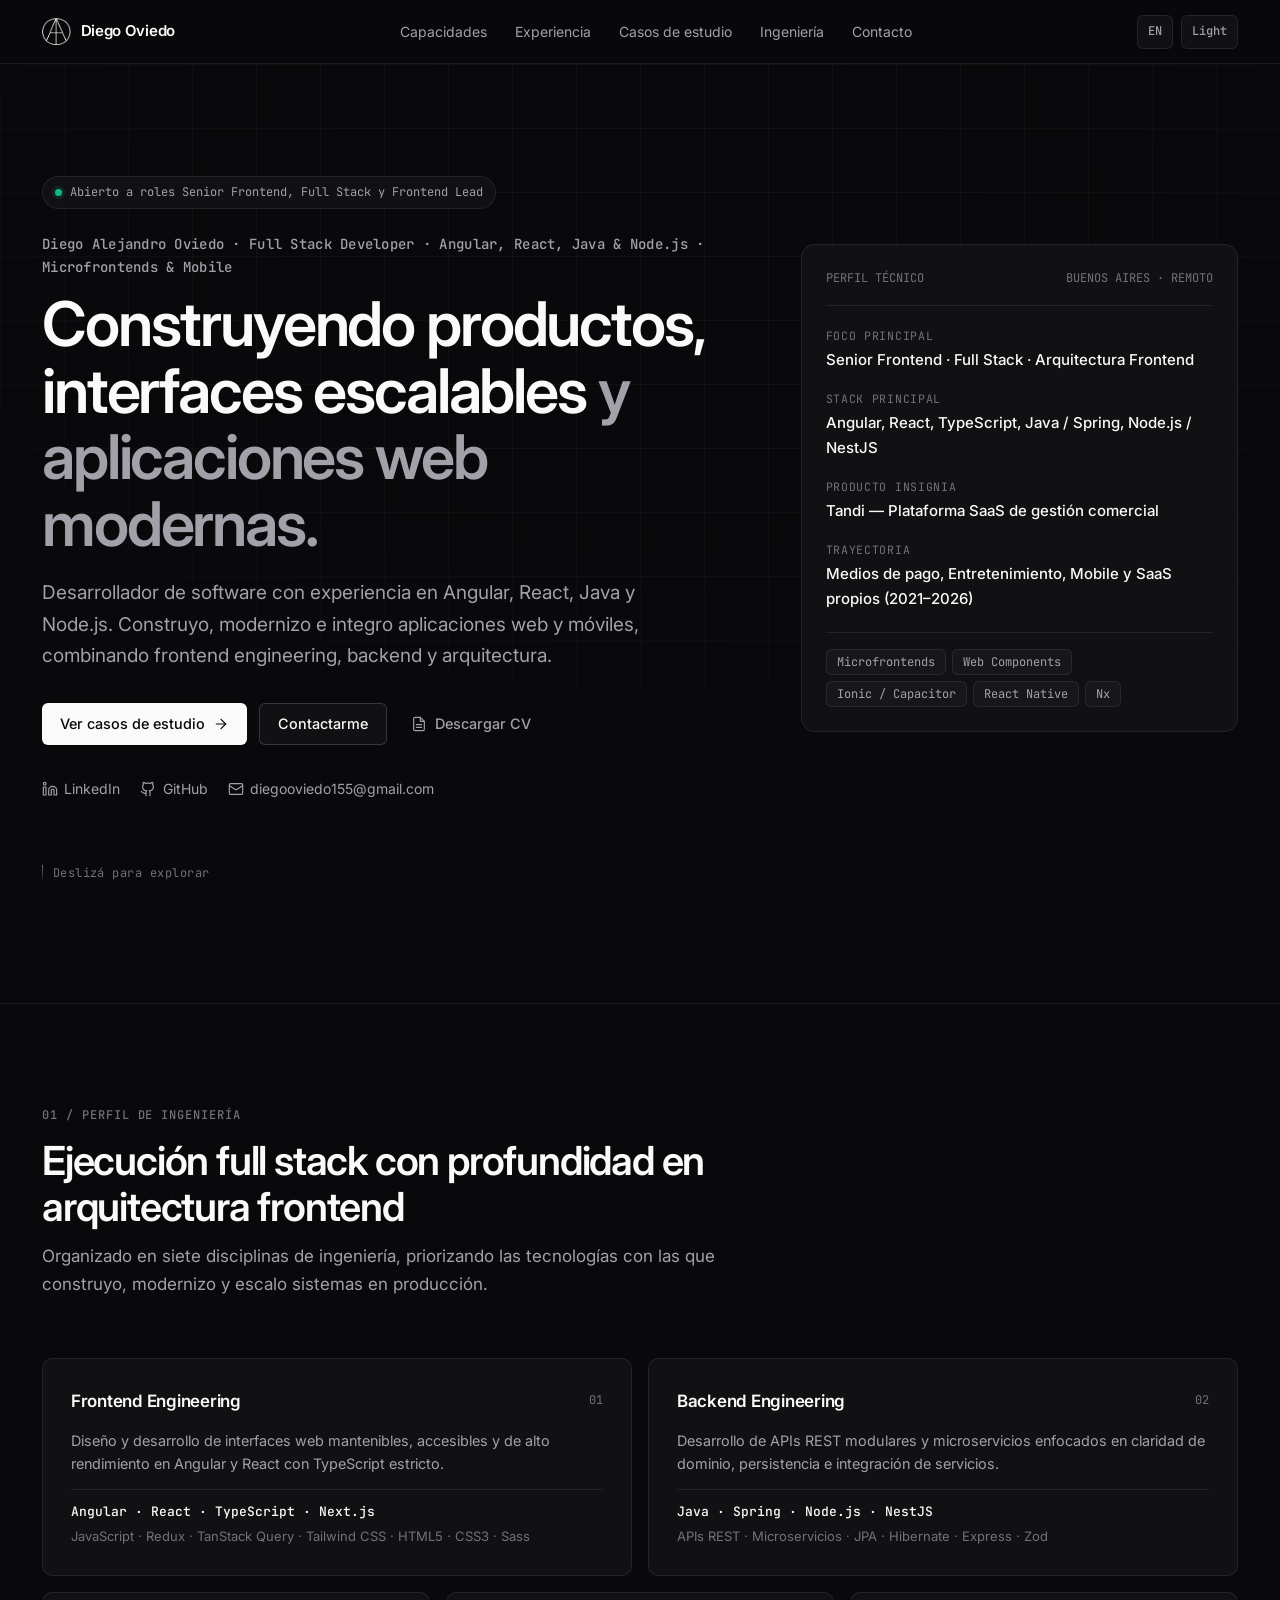
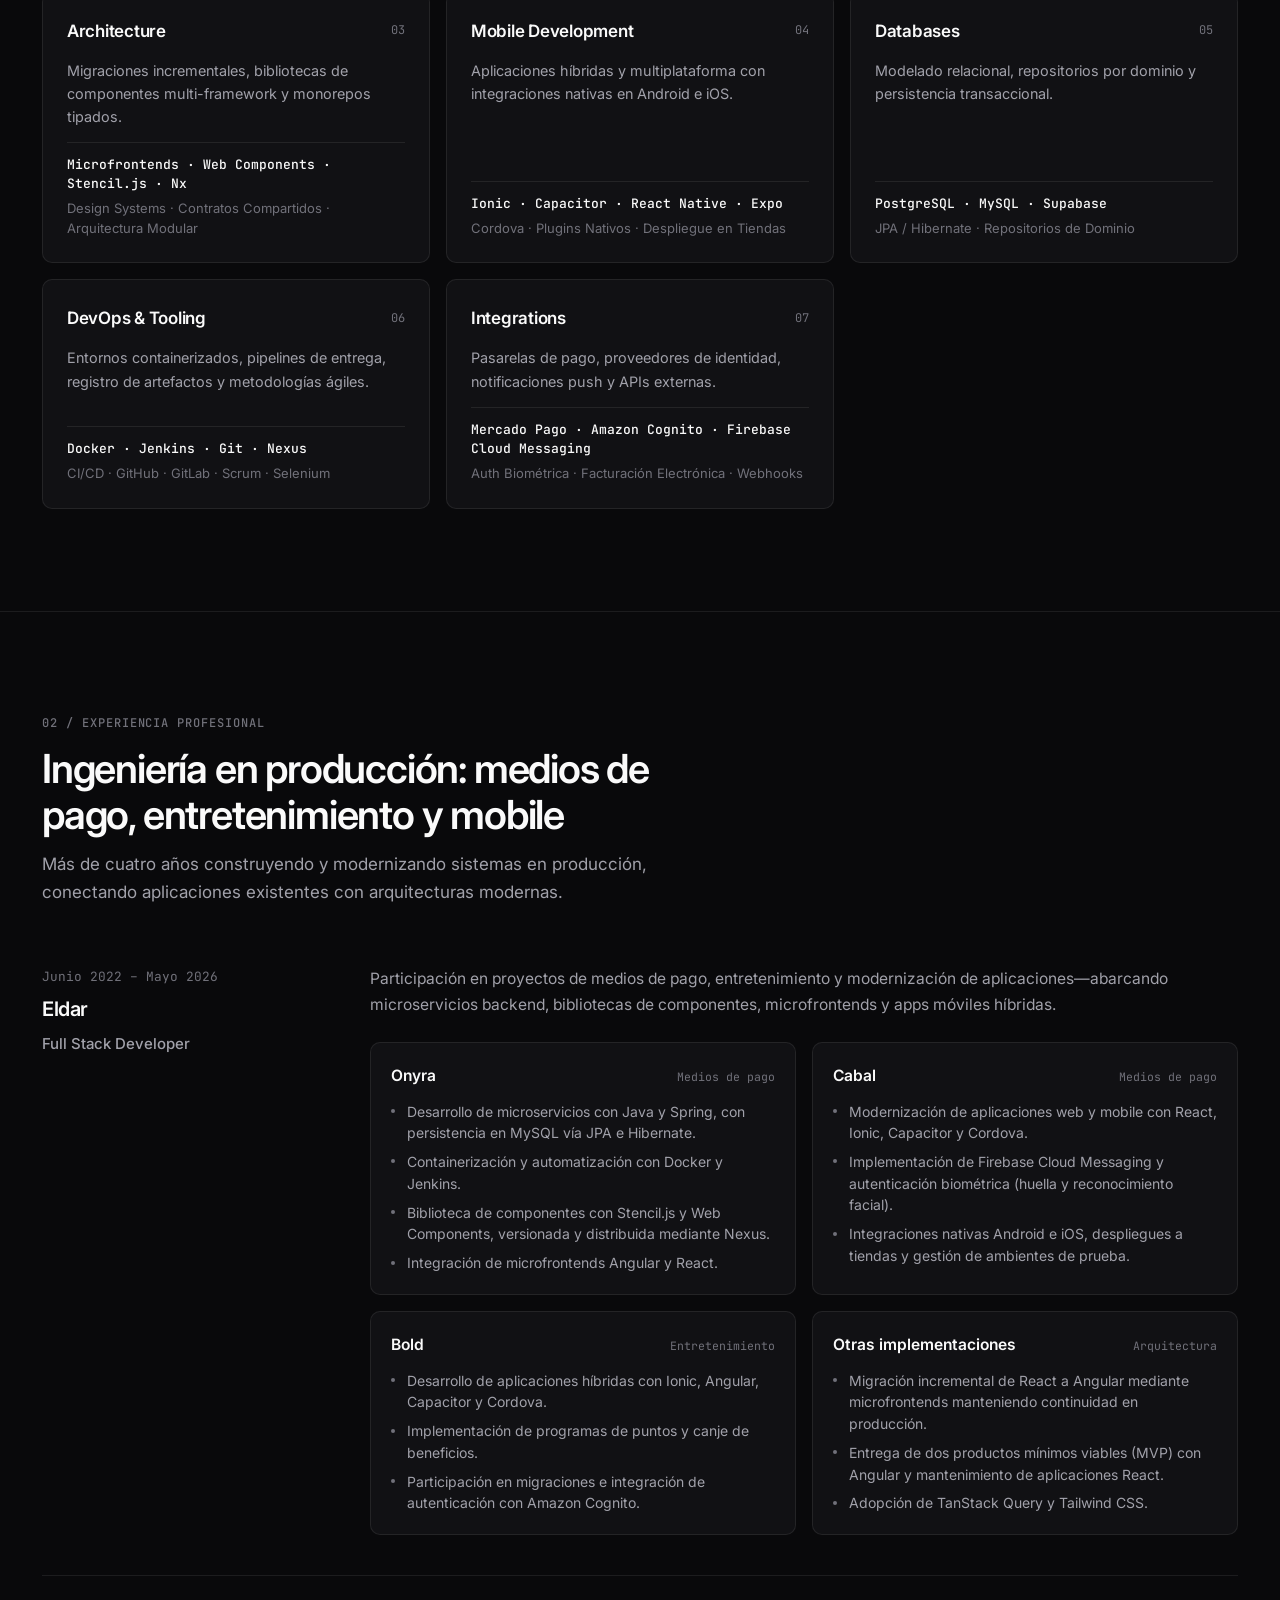
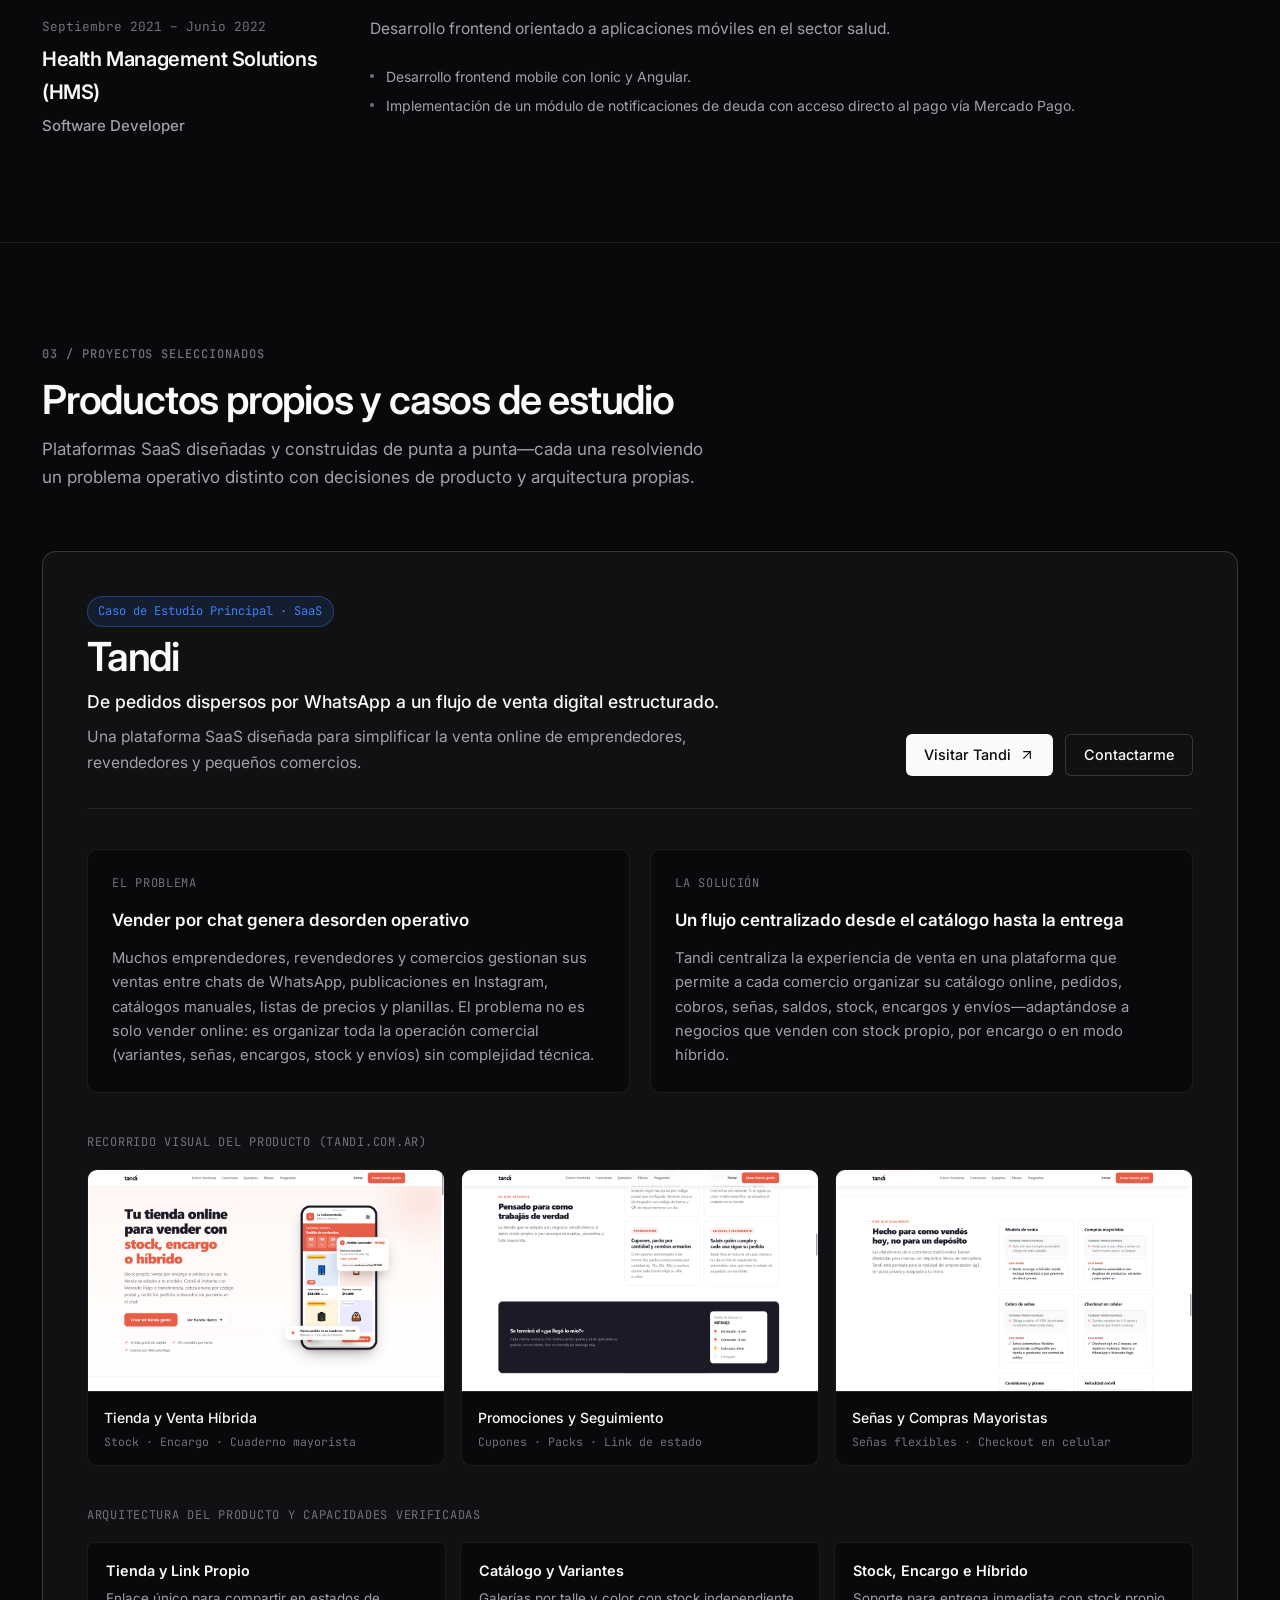
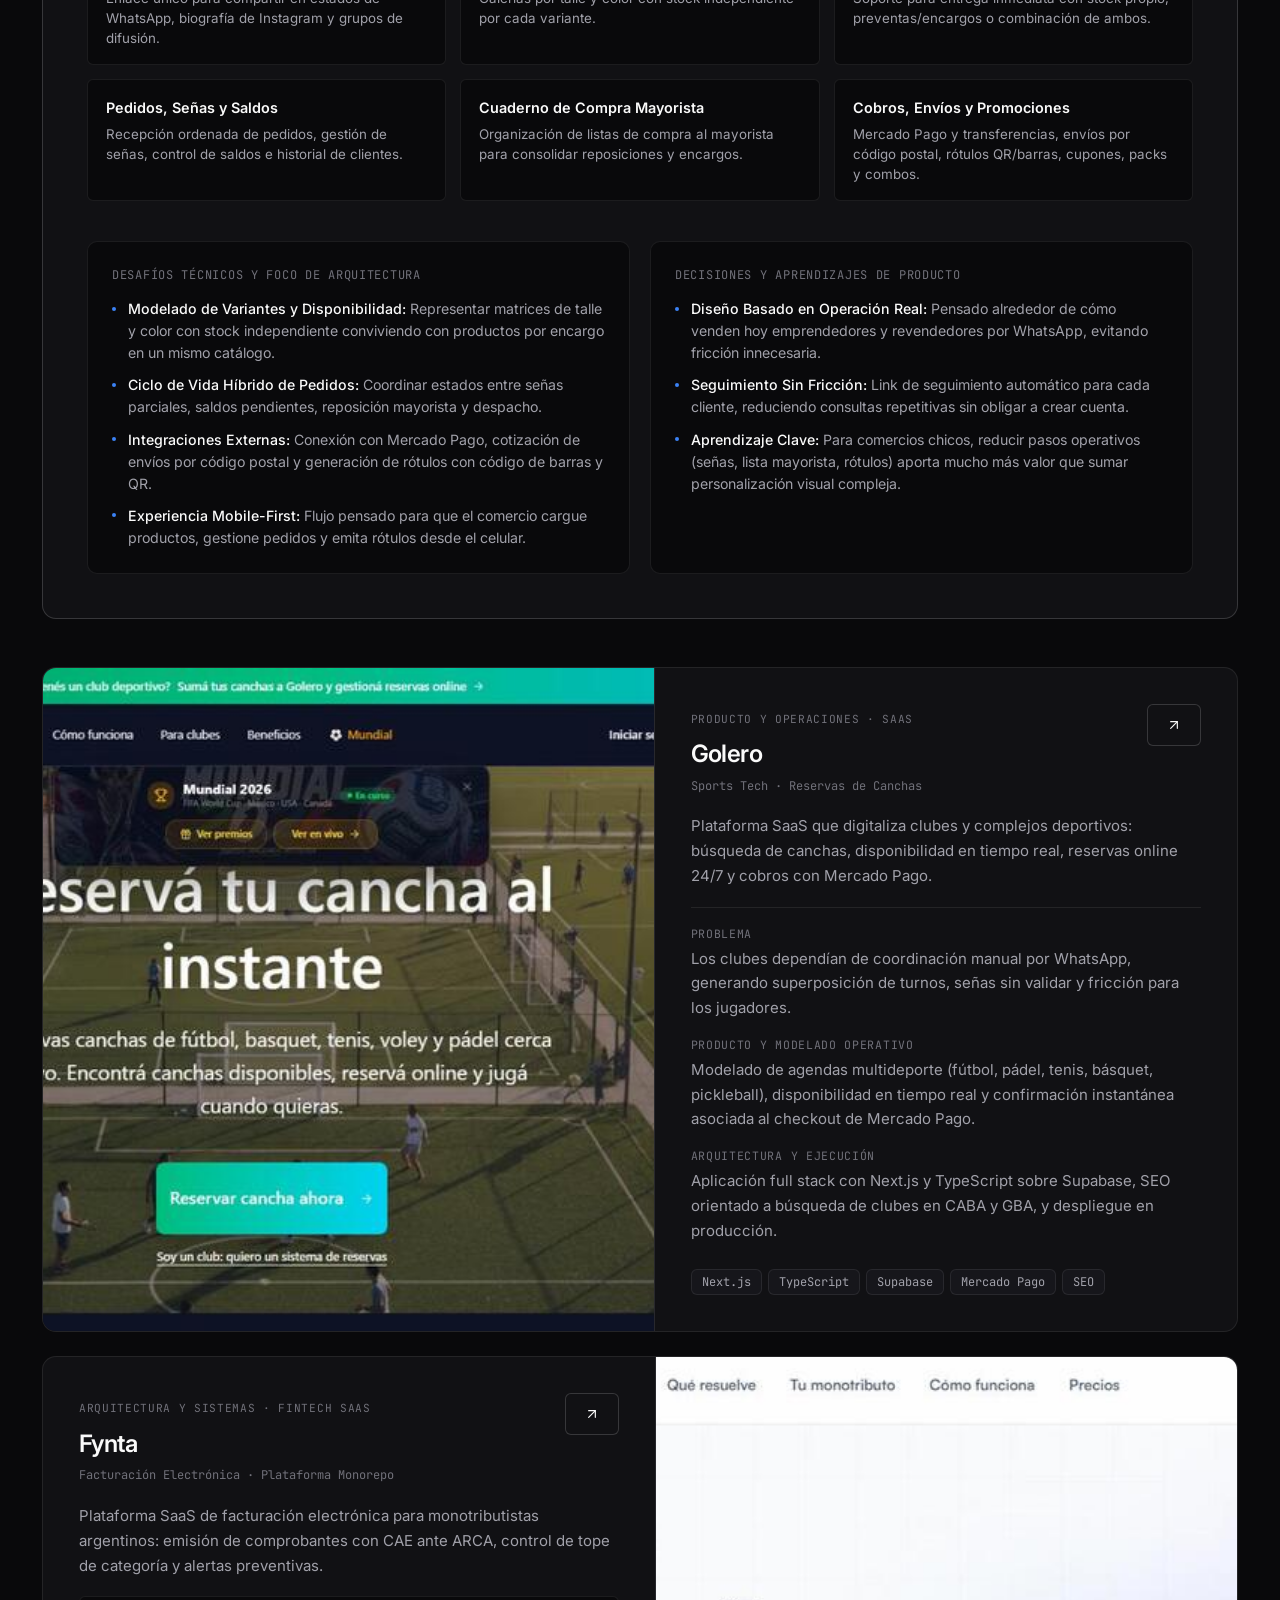
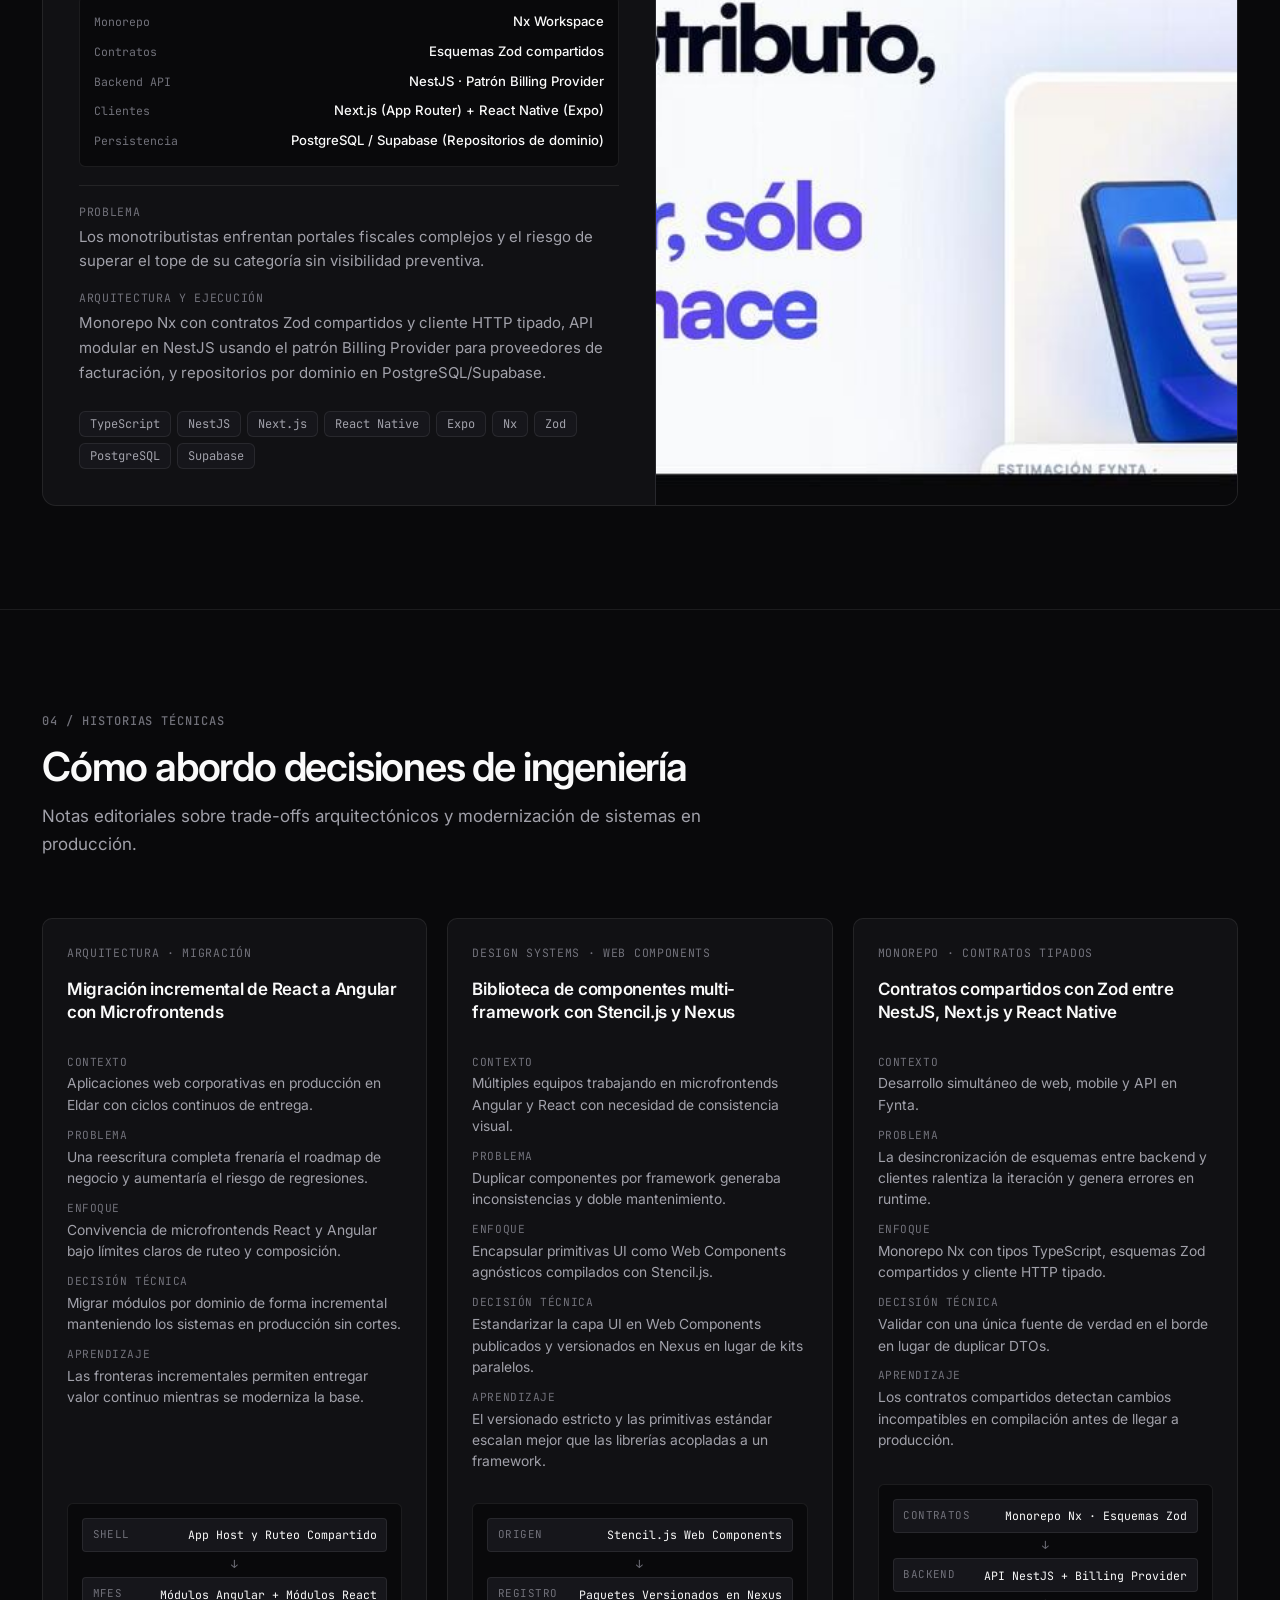
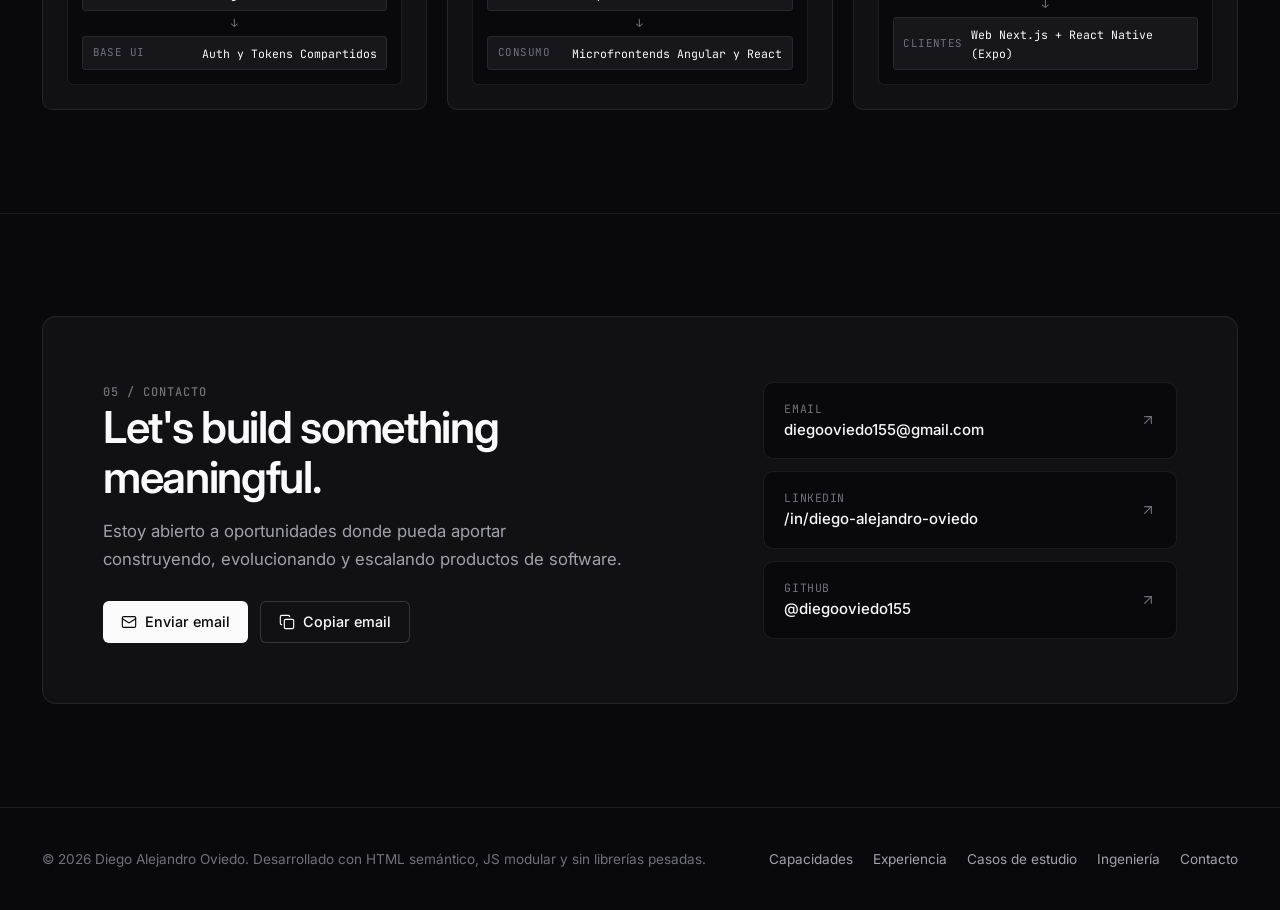
<file: es/index.html>
<!DOCTYPE html>
<html lang="es" data-prerendered="es">

<head>
    <meta charset="UTF-8">
    <meta name="viewport" content="width=device-width, initial-scale=1.0">
    <title>Diego Alejandro Oviedo | Desarrollador Full Stack — Angular, React, Java y Node.js</title>
    <meta name="description" content="Desarrollador de software con experiencia en Angular, React, Java, Node.js, microfrontends y aplicaciones móviles. Creador de productos SaaS como Tandi, Golero y Fynta.">
    <meta name="author" content="Diego Alejandro Oviedo">
    <meta name="robots" content="index, follow">
    <link rel="canonical" href="https://portafolio-diego-oviedo.netlify.app/es/">
    <link rel="alternate" hreflang="en" href="https://portafolio-diego-oviedo.netlify.app/">
    <link rel="alternate" hreflang="es" href="https://portafolio-diego-oviedo.netlify.app/es/">
    <link rel="alternate" hreflang="x-default" href="https://portafolio-diego-oviedo.netlify.app/">

    <!-- Favicons -->
    <link rel="icon" href="/assets/img/logo2.png">
    <link rel="apple-touch-icon" href="/assets/img/logo2.png">

    <!-- Open Graph -->
    <meta property="og:type" content="website">
    <meta property="og:locale" content="es_AR">
    <meta property="og:locale:alternate" content="en_US">
    <meta property="og:url" content="https://portafolio-diego-oviedo.netlify.app/es/">
    <meta property="og:title" content="Diego Alejandro Oviedo | Desarrollador Full Stack — Angular, React, Java y Node.js">
    <meta property="og:description" content="Desarrollador de software con experiencia en Angular, React, Java, Node.js, microfrontends y aplicaciones móviles. Creador de productos SaaS como Tandi, Golero y Fynta.">
    <meta property="og:image" content="https://portafolio-diego-oviedo.netlify.app/assets/img/og-cover.png">
    <meta property="og:image:width" content="1200">
    <meta property="og:image:height" content="630">
    <meta property="og:site_name" content="Diego Alejandro Oviedo">

    <!-- Twitter / X -->
    <meta name="twitter:card" content="summary_large_image">
    <meta name="twitter:title" content="Diego Alejandro Oviedo | Desarrollador Full Stack — Angular, React, Java y Node.js">
    <meta name="twitter:description" content="Desarrollador de software con experiencia en Angular, React, Java, Node.js, microfrontends y aplicaciones móviles. Creador de productos SaaS como Tandi, Golero y Fynta.">
    <meta name="twitter:image" content="https://portafolio-diego-oviedo.netlify.app/assets/img/og-cover.png">

    <meta name="theme-color" content="#09090b">

    <!-- Fonts -->
    <link rel="preconnect" href="https://fonts.googleapis.com">
    <link rel="preconnect" href="https://fonts.gstatic.com" crossorigin>
    <link href="https://fonts.googleapis.com/css2?family=Inter:wght@400;500;600;700&family=JetBrains+Mono:wght@400;500;600&display=swap" rel="stylesheet">

    <!-- Styles -->
    <link rel="stylesheet" href="/assets/css/styles.css">

    <!-- Prevent theme flash -->
    <script>
        (function () {
            try {
                if (localStorage.getItem('portfolio_theme') === 'light') {
                    document.documentElement.setAttribute('data-theme', 'light');
                }
            } catch (e) {}
        })();
    </script>

    <!-- Structured Data (SEO) -->
    <script type="application/ld+json">
{
    "@context": "https://schema.org",
    "@graph": [
        {
            "@type": "Person",
            "@id": "https://portafolio-diego-oviedo.netlify.app/#person",
            "name": "Diego Alejandro Oviedo",
            "jobTitle": "Desarrollador Full Stack",
            "description": "Desarrollador de software con experiencia en Angular, React, Java, Node.js, microfrontends y aplicaciones móviles. Creador de productos SaaS como Tandi, Golero y Fynta.",
            "url": "https://portafolio-diego-oviedo.netlify.app/",
            "image": "https://portafolio-diego-oviedo.netlify.app/assets/img/og-cover.png",
            "email": "mailto:diegooviedo155@gmail.com",
            "address": {
                "@type": "PostalAddress",
                "addressLocality": "Buenos Aires",
                "addressCountry": "AR"
            },
            "sameAs": [
                "https://www.linkedin.com/in/diego-alejandro-oviedo/",
                "https://github.com/diegooviedo155"
            ],
            "knowsAbout": [
                "Angular",
                "React",
                "TypeScript",
                "Java",
                "Spring",
                "Node.js",
                "NestJS",
                "Next.js",
                "Microfrontends",
                "Web Components",
                "Stencil.js",
                "Ionic",
                "Capacitor",
                "React Native",
                "PostgreSQL",
                "MySQL",
                "Docker"
            ]
        },
        {
            "@type": "WebSite",
            "@id": "https://portafolio-diego-oviedo.netlify.app/#website",
            "url": "https://portafolio-diego-oviedo.netlify.app/",
            "name": "Diego Alejandro Oviedo — Portfolio",
            "author": {
                "@id": "https://portafolio-diego-oviedo.netlify.app/#person"
            },
            "inLanguage": [
                "en",
                "es"
            ]
        },
        {
            "@type": "ProfilePage",
            "@id": "https://portafolio-diego-oviedo.netlify.app/es/#profilepage",
            "url": "https://portafolio-diego-oviedo.netlify.app/es/",
            "name": "Diego Alejandro Oviedo | Desarrollador Full Stack — Angular, React, Java y Node.js",
            "description": "Desarrollador de software con experiencia en Angular, React, Java, Node.js, microfrontends y aplicaciones móviles. Creador de productos SaaS como Tandi, Golero y Fynta.",
            "inLanguage": "es",
            "isPartOf": {
                "@id": "https://portafolio-diego-oviedo.netlify.app/#website"
            },
            "mainEntity": {
                "@id": "https://portafolio-diego-oviedo.netlify.app/#person"
            }
        },
        {
            "@type": "SoftwareApplication",
            "name": "Tandi",
            "applicationCategory": "BusinessApplication",
            "operatingSystem": "Web",
            "url": "https://tandi.com.ar/",
            "image": "https://portafolio-diego-oviedo.netlify.app/assets/img/tandi-1.png",
            "description": "Una plataforma SaaS diseñada para simplificar la venta online de emprendedores, revendedores y pequeños comercios.",
            "creator": {
                "@id": "https://portafolio-diego-oviedo.netlify.app/#person"
            }
        },
        {
            "@type": "SoftwareApplication",
            "name": "Golero",
            "applicationCategory": "SportsApplication",
            "operatingSystem": "Web",
            "url": "https://golero.com.ar/",
            "image": "https://portafolio-diego-oviedo.netlify.app/assets/img/work-golero.jpg",
            "description": "Plataforma SaaS que digitaliza clubes y complejos deportivos: búsqueda de canchas, disponibilidad en tiempo real, reservas online 24/7 y cobros con Mercado Pago.",
            "creator": {
                "@id": "https://portafolio-diego-oviedo.netlify.app/#person"
            }
        },
        {
            "@type": "SoftwareApplication",
            "name": "Fynta",
            "applicationCategory": "FinanceApplication",
            "operatingSystem": "Web, iOS, Android",
            "url": "https://fynta.app/",
            "image": "https://portafolio-diego-oviedo.netlify.app/assets/img/work-fynta.jpg",
            "description": "Plataforma SaaS de facturación electrónica para monotributistas argentinos: emisión de comprobantes con CAE ante ARCA, control de tope de categoría y alertas preventivas.",
            "creator": {
                "@id": "https://portafolio-diego-oviedo.netlify.app/#person"
            }
        }
    ]
}
    </script>
</head>

<body>
    <a href="#main-content" class="skip-link">Ir al contenido principal</a>

    <header class="site-header">
        <nav class="nav container" aria-label="Navegación principal">
            <a href="#hero" class="nav__brand">
                <img id="nav-logo" src="/assets/img/logo2.png" alt="Logo Diego Oviedo" class="nav__logo-img" width="28" height="28">
                <span>Diego Oviedo</span>
            </a>

            <div class="nav__links" id="nav-links"><a href="#profile" class="nav__link">Capacidades</a><a href="#experience" class="nav__link">Experiencia</a><a href="#projects" class="nav__link">Casos de estudio</a><a href="#cases" class="nav__link">Ingeniería</a><a href="#contact" class="nav__link">Contacto</a></div>

            <div class="nav__controls">
                <a id="lang-toggle" href="/" hreflang="en" class="icon-btn" aria-label="Switch language to English">EN</a>
                <button type="button" id="theme-toggle" class="icon-btn" aria-label="Switch to light mode">Light</button>
                <button
                    type="button"
                    id="mobile-menu-toggle"
                    class="icon-btn nav__mobile-toggle"
                    aria-label="Abrir menú de navegación"
                    aria-expanded="false"
                    aria-controls="mobile-drawer"
                >
                    Menu
                </button>
            </div>
        </nav>
    </header>

    <div id="mobile-drawer" class="mobile-drawer" aria-label="Navegación móvil" aria-hidden="true">
        <div id="mobile-drawer-links"><a href="#profile" class="mobile-drawer__link">Capacidades</a><a href="#experience" class="mobile-drawer__link">Experiencia</a><a href="#projects" class="mobile-drawer__link">Casos de estudio</a><a href="#cases" class="mobile-drawer__link">Ingeniería</a><a href="#contact" class="mobile-drawer__link">Contacto</a></div>
    </div>

    <main id="main-content">
        <section id="hero" class="hero">
            <div class="container" id="hero-content">
        <div class="hero__grid">
            <div>
                <div class="hero__status">
                    <span class="hero__status-dot" aria-hidden="true"></span>
                    <span>Abierto a roles Senior Frontend, Full Stack y Frontend Lead</span>
                </div>

                <p class="hero__name">Diego Alejandro Oviedo · Full Stack Developer · Angular, React, Java &amp; Node.js · Microfrontends &amp; Mobile</p>

                <h1 class="hero__title">
                    Construyendo productos, interfaces escalables
                    <span class="hero__title-muted"> y aplicaciones web modernas.</span>
                </h1>

                <p class="hero__subtitle">Desarrollador de software con experiencia en Angular, React, Java y Node.js. Construyo, modernizo e integro aplicaciones web y móviles, combinando frontend engineering, backend y arquitectura.</p>

                <div class="hero__actions">
                    <a href="#projects" class="btn btn--primary">
                        Ver casos de estudio <svg viewBox="0 0 24 24" fill="none" stroke="currentColor" stroke-width="1.75" stroke-linecap="round" stroke-linejoin="round" aria-hidden="true"><path d="M5 12h14"/><path d="m12 5 7 7-7 7"/></svg>
                    </a>
                    <a href="#contact" class="btn btn--secondary">
                        Contactarme
                    </a>
                    <a href="/assets/cv/CV-Diego-Oviedo-ES.pdf" target="_blank" rel="noopener noreferrer" class="btn btn--ghost">
                        <svg viewBox="0 0 24 24" fill="none" stroke="currentColor" stroke-width="1.75" stroke-linecap="round" stroke-linejoin="round" aria-hidden="true"><path d="M14 2H6a2 2 0 0 0-2 2v16a2 2 0 0 0 2 2h12a2 2 0 0 0 2-2V8z"/><path d="M14 2v6h6"/><path d="M16 13H8"/><path d="M16 17H8"/></svg> Descargar CV
                    </a>
                </div>

                <div class="hero__links">
                    <a href="https://www.linkedin.com/in/diego-alejandro-oviedo/" target="_blank" rel="noopener noreferrer" class="hero__social-link">
                        <svg viewBox="0 0 24 24" fill="none" stroke="currentColor" stroke-width="1.75" stroke-linecap="round" stroke-linejoin="round" aria-hidden="true"><path d="M16 8a6 6 0 0 1 6 6v7h-4v-7a2 2 0 0 0-2-2 2 2 0 0 0-2 2v7h-4v-7a6 6 0 0 1 6-6z"/><rect width="4" height="12" x="2" y="9"/><circle cx="4" cy="4" r="2"/></svg> LinkedIn
                    </a>
                    <a href="https://github.com/diegooviedo155" target="_blank" rel="noopener noreferrer" class="hero__social-link">
                        <svg viewBox="0 0 24 24" fill="none" stroke="currentColor" stroke-width="1.75" stroke-linecap="round" stroke-linejoin="round" aria-hidden="true"><path d="M15 22v-4a4.8 4.8 0 0 0-1-3.5c3 0 6-2 6-5.5.08-1.25-.27-2.48-1-3.5.28-1.15.28-2.35 0-3.5 0 0-1 0-3 1.5-2.64-.5-5.36-.5-8 0C6 2 5 2 5 2c-.3 1.15-.3 2.35 0 3.5A5.403 5.403 0 0 0 4 9c0 3.5 3 5.5 6 5.5-.39.49-.68 1.05-.85 1.65-.17.6-.22 1.23-.15 1.85v4"/><path d="M9 18c-4.51 2-5-2-7-2"/></svg> GitHub
                    </a>
                    <a href="mailto:diegooviedo155@gmail.com" class="hero__social-link">
                        <svg viewBox="0 0 24 24" fill="none" stroke="currentColor" stroke-width="1.75" stroke-linecap="round" stroke-linejoin="round" aria-hidden="true"><rect width="20" height="16" x="2" y="4" rx="2"/><path d="m22 7-8.97 5.7a1.94 1.94 0 0 1-2.06 0L2 7"/></svg> diegooviedo155@gmail.com
                    </a>
                </div>
            </div>

            <aside class="hero__spec" aria-label="Engineering overview">
                <div class="hero__spec-header">
                    <span>PERFIL TÉCNICO</span>
                    <span>BUENOS AIRES · REMOTO</span>
                </div>
                <div class="hero__spec-list">
                    
                        <div class="hero__spec-item">
                            <span class="hero__spec-label">Foco principal</span>
                            <span class="hero__spec-value">Senior Frontend · Full Stack · Arquitectura Frontend</span>
                        </div>
                    
                        <div class="hero__spec-item">
                            <span class="hero__spec-label">Stack principal</span>
                            <span class="hero__spec-value">Angular, React, TypeScript, Java / Spring, Node.js / NestJS</span>
                        </div>
                    
                        <div class="hero__spec-item">
                            <span class="hero__spec-label">Producto insignia</span>
                            <span class="hero__spec-value">Tandi — Plataforma SaaS de gestión comercial</span>
                        </div>
                    
                        <div class="hero__spec-item">
                            <span class="hero__spec-label">Trayectoria</span>
                            <span class="hero__spec-value">Medios de pago, Entretenimiento, Mobile y SaaS propios (2021–2026)</span>
                        </div>
                    
                </div>
                <div class="hero__spec-footer">
                    <span class="tag">Microfrontends</span><span class="tag">Web Components</span><span class="tag">Ionic / Capacitor</span><span class="tag">React Native</span><span class="tag">Nx</span>
                </div>
            </aside>
        </div>

        <a href="#profile" class="hero__scroll">
            <span class="hero__scroll-line" aria-hidden="true"></span>
            <span>Deslizá para explorar</span>
        </a>
    </div>
        </section>

        <section id="profile" class="section">
            <div class="container" id="profile-content">
        <div class="section-header reveal">
            <span class="section-eyebrow">01 / Perfil de Ingeniería</span>
            <h2 class="section-title">Ejecución full stack con profundidad en arquitectura frontend</h2>
            <p class="section-subtitle">Organizado en siete disciplinas de ingeniería, priorizando las tecnologías con las que construyo, modernizo y escalo sistemas en producción.</p>
        </div>

        <div class="profile-grid profile-grid--primary">
            
        <article class="capability-card capability-card--primary reveal">
            <div class="capability-card__head">
                <h3 class="capability-card__title">Frontend Engineering</h3>
                <span class="capability-card__index">01</span>
            </div>
            <p class="capability-card__summary">Diseño y desarrollo de interfaces web mantenibles, accesibles y de alto rendimiento en Angular y React con TypeScript estricto.</p>
            <div class="stack-editorial">
                <p class="stack-core">Angular · React · TypeScript · Next.js</p>
                <p class="stack-supporting">JavaScript · Redux · TanStack Query · Tailwind CSS · HTML5 · CSS3 · Sass</p>
            </div>
        </article>
    
        <article class="capability-card capability-card--primary reveal">
            <div class="capability-card__head">
                <h3 class="capability-card__title">Backend Engineering</h3>
                <span class="capability-card__index">02</span>
            </div>
            <p class="capability-card__summary">Desarrollo de APIs REST modulares y microservicios enfocados en claridad de dominio, persistencia e integración de servicios.</p>
            <div class="stack-editorial">
                <p class="stack-core">Java · Spring · Node.js · NestJS</p>
                <p class="stack-supporting">APIs REST · Microservicios · JPA · Hibernate · Express · Zod</p>
            </div>
        </article>
    
        </div>
        <div class="profile-grid profile-grid--secondary">
            
        <article class="capability-card  reveal">
            <div class="capability-card__head">
                <h3 class="capability-card__title">Architecture</h3>
                <span class="capability-card__index">03</span>
            </div>
            <p class="capability-card__summary">Migraciones incrementales, bibliotecas de componentes multi-framework y monorepos tipados.</p>
            <div class="stack-editorial">
                <p class="stack-core">Microfrontends · Web Components · Stencil.js · Nx</p>
                <p class="stack-supporting">Design Systems · Contratos Compartidos · Arquitectura Modular</p>
            </div>
        </article>
    
        <article class="capability-card  reveal">
            <div class="capability-card__head">
                <h3 class="capability-card__title">Mobile Development</h3>
                <span class="capability-card__index">04</span>
            </div>
            <p class="capability-card__summary">Aplicaciones híbridas y multiplataforma con integraciones nativas en Android e iOS.</p>
            <div class="stack-editorial">
                <p class="stack-core">Ionic · Capacitor · React Native · Expo</p>
                <p class="stack-supporting">Cordova · Plugins Nativos · Despliegue en Tiendas</p>
            </div>
        </article>
    
        <article class="capability-card  reveal">
            <div class="capability-card__head">
                <h3 class="capability-card__title">Databases</h3>
                <span class="capability-card__index">05</span>
            </div>
            <p class="capability-card__summary">Modelado relacional, repositorios por dominio y persistencia transaccional.</p>
            <div class="stack-editorial">
                <p class="stack-core">PostgreSQL · MySQL · Supabase</p>
                <p class="stack-supporting">JPA / Hibernate · Repositorios de Dominio</p>
            </div>
        </article>
    
        <article class="capability-card  reveal">
            <div class="capability-card__head">
                <h3 class="capability-card__title">DevOps &amp; Tooling</h3>
                <span class="capability-card__index">06</span>
            </div>
            <p class="capability-card__summary">Entornos containerizados, pipelines de entrega, registro de artefactos y metodologías ágiles.</p>
            <div class="stack-editorial">
                <p class="stack-core">Docker · Jenkins · Git · Nexus</p>
                <p class="stack-supporting">CI/CD · GitHub · GitLab · Scrum · Selenium</p>
            </div>
        </article>
    
        <article class="capability-card  reveal">
            <div class="capability-card__head">
                <h3 class="capability-card__title">Integrations</h3>
                <span class="capability-card__index">07</span>
            </div>
            <p class="capability-card__summary">Pasarelas de pago, proveedores de identidad, notificaciones push y APIs externas.</p>
            <div class="stack-editorial">
                <p class="stack-core">Mercado Pago · Amazon Cognito · Firebase Cloud Messaging</p>
                <p class="stack-supporting">Auth Biométrica · Facturación Electrónica · Webhooks</p>
            </div>
        </article>
    
        </div>
    </div>
        </section>

        <section id="experience" class="section">
            <div class="container" id="experience-content">
        <div class="section-header reveal">
            <span class="section-eyebrow">02 / Experiencia Profesional</span>
            <h2 class="section-title">Ingeniería en producción: medios de pago, entretenimiento y mobile</h2>
            <p class="section-subtitle">Más de cuatro años construyendo y modernizando sistemas en producción, conectando aplicaciones existentes con arquitecturas modernas.</p>
        </div>

        <div class="experience-list">
            
                <article class="experience-entry reveal">
                    <div class="experience-meta">
                        <span class="experience-period">Junio 2022 – Mayo 2026</span>
                        <h3 class="experience-company">Eldar</h3>
                        <p class="experience-role">Full Stack Developer</p>
                    </div>
                    <div class="experience-body">
                        <p class="experience-intro">Participación en proyectos de medios de pago, entretenimiento y modernización de aplicaciones—abarcando microservicios backend, bibliotecas de componentes, microfrontends y apps móviles híbridas.</p>
                        <div class="experience-projects">
                                    
                                        <div class="exp-subcard">
                                            <div class="exp-subcard__header">
                                                <h4 class="exp-subcard__name">Onyra</h4>
                                                <span class="exp-subcard__domain">Medios de pago</span>
                                            </div>
                                            <ul class="exp-bullets">
                                                <li>Desarrollo de microservicios con Java y Spring, con persistencia en MySQL vía JPA e Hibernate.</li><li>Containerización y automatización con Docker y Jenkins.</li><li>Biblioteca de componentes con Stencil.js y Web Components, versionada y distribuida mediante Nexus.</li><li>Integración de microfrontends Angular y React.</li>
                                            </ul>
                                        </div>
                                    
                                        <div class="exp-subcard">
                                            <div class="exp-subcard__header">
                                                <h4 class="exp-subcard__name">Cabal</h4>
                                                <span class="exp-subcard__domain">Medios de pago</span>
                                            </div>
                                            <ul class="exp-bullets">
                                                <li>Modernización de aplicaciones web y mobile con React, Ionic, Capacitor y Cordova.</li><li>Implementación de Firebase Cloud Messaging y autenticación biométrica (huella y reconocimiento facial).</li><li>Integraciones nativas Android e iOS, despliegues a tiendas y gestión de ambientes de prueba.</li>
                                            </ul>
                                        </div>
                                    
                                        <div class="exp-subcard">
                                            <div class="exp-subcard__header">
                                                <h4 class="exp-subcard__name">Bold</h4>
                                                <span class="exp-subcard__domain">Entretenimiento</span>
                                            </div>
                                            <ul class="exp-bullets">
                                                <li>Desarrollo de aplicaciones híbridas con Ionic, Angular, Capacitor y Cordova.</li><li>Implementación de programas de puntos y canje de beneficios.</li><li>Participación en migraciones e integración de autenticación con Amazon Cognito.</li>
                                            </ul>
                                        </div>
                                    
                                        <div class="exp-subcard">
                                            <div class="exp-subcard__header">
                                                <h4 class="exp-subcard__name">Otras implementaciones</h4>
                                                <span class="exp-subcard__domain">Arquitectura</span>
                                            </div>
                                            <ul class="exp-bullets">
                                                <li>Migración incremental de React a Angular mediante microfrontends manteniendo continuidad en producción.</li><li>Entrega de dos productos mínimos viables (MVP) con Angular y mantenimiento de aplicaciones React.</li><li>Adopción de TanStack Query y Tailwind CSS.</li>
                                            </ul>
                                        </div>
                                    
                                   </div>
                        
                    </div>
                </article>
            
                <article class="experience-entry reveal">
                    <div class="experience-meta">
                        <span class="experience-period">Septiembre 2021 – Junio 2022</span>
                        <h3 class="experience-company">Health Management Solutions (HMS)</h3>
                        <p class="experience-role">Software Developer</p>
                    </div>
                    <div class="experience-body">
                        <p class="experience-intro">Desarrollo frontend orientado a aplicaciones móviles en el sector salud.</p>
                        
                        <ul class="exp-bullets">
                                    <li>Desarrollo frontend mobile con Ionic y Angular.</li><li>Implementación de un módulo de notificaciones de deuda con acceso directo al pago vía Mercado Pago.</li>
                                   </ul>
                    </div>
                </article>
            
        </div>
    </div>
        </section>

        <section id="projects" class="section">
            <div class="container" id="projects-content">
        <div class="section-header reveal">
            <span class="section-eyebrow">03 / Proyectos Seleccionados</span>
            <h2 class="section-title">Productos propios y casos de estudio</h2>
            <p class="section-subtitle">Plataformas SaaS diseñadas y construidas de punta a punta—cada una resolviendo un problema operativo distinto con decisiones de producto y arquitectura propias.</p>
        </div>

        <div class="case-stack">
            <article class="flagship-case reveal" aria-labelledby="tandi-heading">
                <div class="flagship-case__top">
                    <div>
                        <span class="flagship-case__badge">Caso de Estudio Principal · SaaS</span>
                        <h3 id="tandi-heading" class="flagship-case__title">Tandi</h3>
                        <p class="flagship-case__subtitle">De pedidos dispersos por WhatsApp a un flujo de venta digital estructurado.</p>
                        <p class="flagship-case__desc">Una plataforma SaaS diseñada para simplificar la venta online de emprendedores, revendedores y pequeños comercios.</p>
                    </div>
                    <div class="flagship-case__actions">
                        <a href="https://tandi.com.ar/" target="_blank" rel="noopener noreferrer" class="btn btn--primary">
                            Visitar Tandi <svg viewBox="0 0 24 24" fill="none" stroke="currentColor" stroke-width="1.75" stroke-linecap="round" stroke-linejoin="round" aria-hidden="true"><path d="M7 17 17 7"/><path d="M7 7h10v10"/></svg>
                        </a>
                        <a href="#contact" class="btn btn--secondary">
                            Contactarme
                        </a>
                    </div>
                </div>

                <div class="case-split">
                    <div class="case-panel">
                        <span class="case-panel__label">El problema</span>
                        <h4 class="case-panel__heading">Vender por chat genera desorden operativo</h4>
                        <p class="case-panel__text">Muchos emprendedores, revendedores y comercios gestionan sus ventas entre chats de WhatsApp, publicaciones en Instagram, catálogos manuales, listas de precios y planillas. El problema no es solo vender online: es organizar toda la operación comercial (variantes, señas, encargos, stock y envíos) sin complejidad técnica.</p>
                    </div>
                    <div class="case-panel">
                        <span class="case-panel__label">La solución</span>
                        <h4 class="case-panel__heading">Un flujo centralizado desde el catálogo hasta la entrega</h4>
                        <p class="case-panel__text">Tandi centraliza la experiencia de venta en una plataforma que permite a cada comercio organizar su catálogo online, pedidos, cobros, señas, saldos, stock, encargos y envíos—adaptándose a negocios que venden con stock propio, por encargo o en modo híbrido.</p>
                    </div>
                </div>

                <div>
                    <p class="case-section-label">Recorrido Visual del Producto (tandi.com.ar)</p>
                    <div class="screenshot-grid">
                        
                            <figure class="screenshot-card">
                                <div class="screenshot-card__media">
                                    <img src="/assets/img/tandi-1.png" alt="Vista principal de Tandi mostrando tienda mobile con stock propio, por encargo e híbrido" loading="lazy" decoding="async" width="1440" height="900">
                                </div>
                                <figcaption class="screenshot-card__caption">
                                    <span class="screenshot-card__title">Tienda y Venta Híbrida</span>
                                    <span class="screenshot-card__meta">Stock · Encargo · Cuaderno mayorista</span>
                                </figcaption>
                            </figure>
                        
                            <figure class="screenshot-card">
                                <div class="screenshot-card__media">
                                    <img src="/assets/img/tandi-2.png" alt="Promociones, historial de clientes y link de seguimiento automático de pedidos en Tandi" loading="lazy" decoding="async" width="1440" height="900">
                                </div>
                                <figcaption class="screenshot-card__caption">
                                    <span class="screenshot-card__title">Promociones y Seguimiento</span>
                                    <span class="screenshot-card__meta">Cupones · Packs · Link de estado</span>
                                </figcaption>
                            </figure>
                        
                            <figure class="screenshot-card">
                                <div class="screenshot-card__media">
                                    <img src="/assets/img/tandi-3.png" alt="Comparativa operativa de Tandi: compras mayoristas, cobro de señas y checkout móvil" loading="lazy" decoding="async" width="1440" height="900">
                                </div>
                                <figcaption class="screenshot-card__caption">
                                    <span class="screenshot-card__title">Señas y Compras Mayoristas</span>
                                    <span class="screenshot-card__meta">Señas flexibles · Checkout en celular</span>
                                </figcaption>
                            </figure>
                        
                    </div>
                </div>

                <div>
                    <p class="case-section-label">Arquitectura del Producto y Capacidades Verificadas</p>
                    <div class="capabilities-grid">
                        
                            <div class="cap-item">
                                <h4 class="cap-item__title">Tienda y Link Propio</h4>
                                <p class="cap-item__desc">Enlace único para compartir en estados de WhatsApp, biografía de Instagram y grupos de difusión.</p>
                            </div>
                        
                            <div class="cap-item">
                                <h4 class="cap-item__title">Catálogo y Variantes</h4>
                                <p class="cap-item__desc">Galerías por talle y color con stock independiente por cada variante.</p>
                            </div>
                        
                            <div class="cap-item">
                                <h4 class="cap-item__title">Stock, Encargo e Híbrido</h4>
                                <p class="cap-item__desc">Soporte para entrega inmediata con stock propio, preventas/encargos o combinación de ambos.</p>
                            </div>
                        
                            <div class="cap-item">
                                <h4 class="cap-item__title">Pedidos, Señas y Saldos</h4>
                                <p class="cap-item__desc">Recepción ordenada de pedidos, gestión de señas, control de saldos e historial de clientes.</p>
                            </div>
                        
                            <div class="cap-item">
                                <h4 class="cap-item__title">Cuaderno de Compra Mayorista</h4>
                                <p class="cap-item__desc">Organización de listas de compra al mayorista para consolidar reposiciones y encargos.</p>
                            </div>
                        
                            <div class="cap-item">
                                <h4 class="cap-item__title">Cobros, Envíos y Promociones</h4>
                                <p class="cap-item__desc">Mercado Pago y transferencias, envíos por código postal, rótulos QR/barras, cupones, packs y combos.</p>
                            </div>
                        
                    </div>
                </div>

                <div class="case-details-grid">
                    <div class="case-panel">
                        <span class="case-panel__label">Desafíos Técnicos y Foco de Arquitectura</span>
                        <ul class="detail-list">
                            <li><strong>Modelado de Variantes y Disponibilidad:</strong> Representar matrices de talle y color con stock independiente conviviendo con productos por encargo en un mismo catálogo.</li><li><strong>Ciclo de Vida Híbrido de Pedidos:</strong> Coordinar estados entre señas parciales, saldos pendientes, reposición mayorista y despacho.</li><li><strong>Integraciones Externas:</strong> Conexión con Mercado Pago, cotización de envíos por código postal y generación de rótulos con código de barras y QR.</li><li><strong>Experiencia Mobile-First:</strong> Flujo pensado para que el comercio cargue productos, gestione pedidos y emita rótulos desde el celular.</li>
                        </ul>
                    </div>
                    <div class="case-panel">
                        <span class="case-panel__label">Decisiones y Aprendizajes de Producto</span>
                        <ul class="detail-list">
                            <li><strong>Diseño Basado en Operación Real:</strong> Pensado alrededor de cómo venden hoy emprendedores y revendedores por WhatsApp, evitando fricción innecesaria.</li><li><strong>Seguimiento Sin Fricción:</strong> Link de seguimiento automático para cada cliente, reduciendo consultas repetitivas sin obligar a crear cuenta.</li><li><strong>Aprendizaje Clave:</strong> Para comercios chicos, reducir pasos operativos (señas, lista mayorista, rótulos) aporta mucho más valor que sumar personalización visual compleja.</li>
                        </ul>
                    </div>
                </div>
            </article>

            <div class="secondary-cases">
                <article class="case-feature reveal">
                    <div class="case-feature__media">
                        <img src="/assets/img/work-golero.jpg" alt="Captura de Golero, plataforma de reservas de canchas deportivas" loading="lazy" decoding="async" width="800" height="450">
                    </div>
                    <div class="case-feature__body">
                        <div class="case-card__head">
                            <div>
                                <span class="case-card__badge">Producto y Operaciones · SaaS</span>
                                <h3 class="case-card__title">Golero</h3>
                                <p class="case-card__domain">Sports Tech · Reservas de Canchas</p>
                            </div>
                            <a href="https://golero.com.ar/" target="_blank" rel="noopener noreferrer" class="btn btn--secondary" aria-label="Visitar sitio: Golero">
                                <svg viewBox="0 0 24 24" fill="none" stroke="currentColor" stroke-width="1.75" stroke-linecap="round" stroke-linejoin="round" aria-hidden="true"><path d="M7 17 17 7"/><path d="M7 7h10v10"/></svg>
                            </a>
                        </div>

                        <p class="case-card__summary">Plataforma SaaS que digitaliza clubes y complejos deportivos: búsqueda de canchas, disponibilidad en tiempo real, reservas online 24/7 y cobros con Mercado Pago.</p>

                        <div class="case-card__blocks">
                            <div>
                                <p class="case-card__block-title">Problema</p>
                                <p class="case-card__summary">Los clubes dependían de coordinación manual por WhatsApp, generando superposición de turnos, señas sin validar y fricción para los jugadores.</p>
                            </div>
                            <div>
                                <p class="case-card__block-title">Producto y Modelado Operativo</p>
                                <p class="case-card__summary">Modelado de agendas multideporte (fútbol, pádel, tenis, básquet, pickleball), disponibilidad en tiempo real y confirmación instantánea asociada al checkout de Mercado Pago.</p>
                            </div>
                            <div>
                                <p class="case-card__block-title">Arquitectura y Ejecución</p>
                                <p class="case-card__summary">Aplicación full stack con Next.js y TypeScript sobre Supabase, SEO orientado a búsqueda de clubes en CABA y GBA, y despliegue en producción.</p>
                            </div>
                        </div>

                        <div class="case-card__tags">
                            <span class="tag">Next.js</span><span class="tag">TypeScript</span><span class="tag">Supabase</span><span class="tag">Mercado Pago</span><span class="tag">SEO</span>
                        </div>
                    </div>
                </article>

                <article class="case-feature case-feature--reverse reveal">
                    <div class="case-feature__media">
                        <img src="/assets/img/work-fynta.jpg" alt="Captura de Fynta, SaaS de facturación electrónica para monotributistas" loading="lazy" decoding="async" width="800" height="450">
                    </div>
                    <div class="case-feature__body">
                        <div class="case-card__head">
                            <div>
                                <span class="case-card__badge">Arquitectura y Sistemas · Fintech SaaS</span>
                                <h3 class="case-card__title">Fynta</h3>
                                <p class="case-card__domain">Facturación Electrónica · Plataforma Monorepo</p>
                            </div>
                            <a href="https://fynta.app/" target="_blank" rel="noopener noreferrer" class="btn btn--secondary" aria-label="Visitar sitio: Fynta">
                                <svg viewBox="0 0 24 24" fill="none" stroke="currentColor" stroke-width="1.75" stroke-linecap="round" stroke-linejoin="round" aria-hidden="true"><path d="M7 17 17 7"/><path d="M7 7h10v10"/></svg>
                            </a>
                        </div>

                        <p class="case-card__summary">Plataforma SaaS de facturación electrónica para monotributistas argentinos: emisión de comprobantes con CAE ante ARCA, control de tope de categoría y alertas preventivas.</p>

                        <div class="arch-flow" aria-label="Fynta architecture layers">
                            
                                <div class="arch-flow__row">
                                    <span class="arch-flow__layer">Monorepo</span>
                                    <span class="arch-flow__detail">Nx Workspace</span>
                                </div>
                            
                                <div class="arch-flow__row">
                                    <span class="arch-flow__layer">Contratos</span>
                                    <span class="arch-flow__detail">Esquemas Zod compartidos</span>
                                </div>
                            
                                <div class="arch-flow__row">
                                    <span class="arch-flow__layer">Backend API</span>
                                    <span class="arch-flow__detail">NestJS · Patrón Billing Provider</span>
                                </div>
                            
                                <div class="arch-flow__row">
                                    <span class="arch-flow__layer">Clientes</span>
                                    <span class="arch-flow__detail">Next.js (App Router) + React Native (Expo)</span>
                                </div>
                            
                                <div class="arch-flow__row">
                                    <span class="arch-flow__layer">Persistencia</span>
                                    <span class="arch-flow__detail">PostgreSQL / Supabase (Repositorios de dominio)</span>
                                </div>
                            
                        </div>

                        <div class="case-card__blocks">
                            <div>
                                <p class="case-card__block-title">Problema</p>
                                <p class="case-card__summary">Los monotributistas enfrentan portales fiscales complejos y el riesgo de superar el tope de su categoría sin visibilidad preventiva.</p>
                            </div>
                            <div>
                                <p class="case-card__block-title">Arquitectura y Ejecución</p>
                                <p class="case-card__summary">Monorepo Nx con contratos Zod compartidos y cliente HTTP tipado, API modular en NestJS usando el patrón Billing Provider para proveedores de facturación, y repositorios por dominio en PostgreSQL/Supabase.</p>
                            </div>
                        </div>

                        <div class="case-card__tags">
                            <span class="tag">TypeScript</span><span class="tag">NestJS</span><span class="tag">Next.js</span><span class="tag">React Native</span><span class="tag">Expo</span><span class="tag">Nx</span><span class="tag">Zod</span><span class="tag">PostgreSQL</span><span class="tag">Supabase</span>
                        </div>
                    </div>
                </article>
            </div>
        </div>
    </div>
        </section>

        <section id="cases" class="section">
            <div class="container" id="cases-content">
        <div class="section-header reveal">
            <span class="section-eyebrow">04 / Historias Técnicas</span>
            <h2 class="section-title">Cómo abordo decisiones de ingeniería</h2>
            <p class="section-subtitle">Notas editoriales sobre trade-offs arquitectónicos y modernización de sistemas en producción.</p>
        </div>

        <div class="eng-cases-grid">
            
                <article class="eng-case-card reveal">
                    <span class="eng-case-card__kicker">Arquitectura · Migración</span>
                    <h3 class="eng-case-card__title">Migración incremental de React a Angular con Microfrontends</h3>
                    <dl class="eng-case-dl">
                        <div>
                            <dt>Contexto</dt>
                            <dd>Aplicaciones web corporativas en producción en Eldar con ciclos continuos de entrega.</dd>
                        </div>
                        <div>
                            <dt>Problema</dt>
                            <dd>Una reescritura completa frenaría el roadmap de negocio y aumentaría el riesgo de regresiones.</dd>
                        </div>
                        <div>
                            <dt>Enfoque</dt>
                            <dd>Convivencia de microfrontends React y Angular bajo límites claros de ruteo y composición.</dd>
                        </div>
                        <div>
                            <dt>Decisión técnica</dt>
                            <dd>Migrar módulos por dominio de forma incremental manteniendo los sistemas en producción sin cortes.</dd>
                        </div>
                        <div>
                            <dt>Aprendizaje</dt>
                            <dd>Las fronteras incrementales permiten entregar valor continuo mientras se moderniza la base.</dd>
                        </div>
                    </dl>
                    <div class="arch-diagram" aria-label="Architecture diagram">
                                
                                    
                                    <div class="arch-diagram__step">
                                        <span class="arch-diagram__role">Shell</span>
                                        <span>App Host y Ruteo Compartido</span>
                                    </div>
                                
                                    <span class="arch-diagram__arrow" aria-hidden="true">↓</span>
                                    <div class="arch-diagram__step">
                                        <span class="arch-diagram__role">MFEs</span>
                                        <span>Módulos Angular + Módulos React</span>
                                    </div>
                                
                                    <span class="arch-diagram__arrow" aria-hidden="true">↓</span>
                                    <div class="arch-diagram__step">
                                        <span class="arch-diagram__role">Base UI</span>
                                        <span>Auth y Tokens Compartidos</span>
                                    </div>
                                
                               </div>
                </article>
            
                <article class="eng-case-card reveal">
                    <span class="eng-case-card__kicker">Design Systems · Web Components</span>
                    <h3 class="eng-case-card__title">Biblioteca de componentes multi-framework con Stencil.js y Nexus</h3>
                    <dl class="eng-case-dl">
                        <div>
                            <dt>Contexto</dt>
                            <dd>Múltiples equipos trabajando en microfrontends Angular y React con necesidad de consistencia visual.</dd>
                        </div>
                        <div>
                            <dt>Problema</dt>
                            <dd>Duplicar componentes por framework generaba inconsistencias y doble mantenimiento.</dd>
                        </div>
                        <div>
                            <dt>Enfoque</dt>
                            <dd>Encapsular primitivas UI como Web Components agnósticos compilados con Stencil.js.</dd>
                        </div>
                        <div>
                            <dt>Decisión técnica</dt>
                            <dd>Estandarizar la capa UI en Web Components publicados y versionados en Nexus en lugar de kits paralelos.</dd>
                        </div>
                        <div>
                            <dt>Aprendizaje</dt>
                            <dd>El versionado estricto y las primitivas estándar escalan mejor que las librerías acopladas a un framework.</dd>
                        </div>
                    </dl>
                    <div class="arch-diagram" aria-label="Architecture diagram">
                                
                                    
                                    <div class="arch-diagram__step">
                                        <span class="arch-diagram__role">Origen</span>
                                        <span>Stencil.js Web Components</span>
                                    </div>
                                
                                    <span class="arch-diagram__arrow" aria-hidden="true">↓</span>
                                    <div class="arch-diagram__step">
                                        <span class="arch-diagram__role">Registro</span>
                                        <span>Paquetes Versionados en Nexus</span>
                                    </div>
                                
                                    <span class="arch-diagram__arrow" aria-hidden="true">↓</span>
                                    <div class="arch-diagram__step">
                                        <span class="arch-diagram__role">Consumo</span>
                                        <span>Microfrontends Angular y React</span>
                                    </div>
                                
                               </div>
                </article>
            
                <article class="eng-case-card reveal">
                    <span class="eng-case-card__kicker">Monorepo · Contratos Tipados</span>
                    <h3 class="eng-case-card__title">Contratos compartidos con Zod entre NestJS, Next.js y React Native</h3>
                    <dl class="eng-case-dl">
                        <div>
                            <dt>Contexto</dt>
                            <dd>Desarrollo simultáneo de web, mobile y API en Fynta.</dd>
                        </div>
                        <div>
                            <dt>Problema</dt>
                            <dd>La desincronización de esquemas entre backend y clientes ralentiza la iteración y genera errores en runtime.</dd>
                        </div>
                        <div>
                            <dt>Enfoque</dt>
                            <dd>Monorepo Nx con tipos TypeScript, esquemas Zod compartidos y cliente HTTP tipado.</dd>
                        </div>
                        <div>
                            <dt>Decisión técnica</dt>
                            <dd>Validar con una única fuente de verdad en el borde en lugar de duplicar DTOs.</dd>
                        </div>
                        <div>
                            <dt>Aprendizaje</dt>
                            <dd>Los contratos compartidos detectan cambios incompatibles en compilación antes de llegar a producción.</dd>
                        </div>
                    </dl>
                    <div class="arch-diagram" aria-label="Architecture diagram">
                                
                                    
                                    <div class="arch-diagram__step">
                                        <span class="arch-diagram__role">Contratos</span>
                                        <span>Monorepo Nx · Esquemas Zod</span>
                                    </div>
                                
                                    <span class="arch-diagram__arrow" aria-hidden="true">↓</span>
                                    <div class="arch-diagram__step">
                                        <span class="arch-diagram__role">Backend</span>
                                        <span>API NestJS + Billing Provider</span>
                                    </div>
                                
                                    <span class="arch-diagram__arrow" aria-hidden="true">↓</span>
                                    <div class="arch-diagram__step">
                                        <span class="arch-diagram__role">Clientes</span>
                                        <span>Web Next.js + React Native (Expo)</span>
                                    </div>
                                
                               </div>
                </article>
            
        </div>
    </div>
        </section>

        <section id="contact" class="section">
            <div class="container" id="contact-content">
        <div class="contact-box reveal">
            <div>
                <span class="section-eyebrow">05 / Contacto</span>
                <h2 class="contact-box__title">Let&#39;s build something meaningful.</h2>
                <p class="contact-box__subtitle">Estoy abierto a oportunidades donde pueda aportar construyendo, evolucionando y escalando productos de software.</p>
                <div class="contact-box__actions">
                    <a href="mailto:diegooviedo155@gmail.com" class="btn btn--primary">
                        <svg viewBox="0 0 24 24" fill="none" stroke="currentColor" stroke-width="1.75" stroke-linecap="round" stroke-linejoin="round" aria-hidden="true"><rect width="20" height="16" x="2" y="4" rx="2"/><path d="m22 7-8.97 5.7a1.94 1.94 0 0 1-2.06 0L2 7"/></svg> Enviar email
                    </a>
                    <button type="button" id="copy-email-btn" class="btn btn--secondary" data-copy-label="Copiar email" data-copied-label="Copiado al portapapeles">
                        <svg viewBox="0 0 24 24" fill="none" stroke="currentColor" stroke-width="1.75" stroke-linecap="round" stroke-linejoin="round" aria-hidden="true"><rect width="14" height="14" x="8" y="8" rx="2"/><path d="M4 16c-1.1 0-2-.9-2-2V4c0-1.1.9-2 2-2h10c1.1 0 2 .9 2 2"/></svg> <span>Copiar email</span>
                    </button>
                </div>
            </div>

            <div class="contact-links">
                
                    <a href="mailto:diegooviedo155@gmail.com"  class="contact-link-card">
                        <div>
                            <div class="contact-link-card__label">Email</div>
                            <div class="contact-link-card__value">diegooviedo155@gmail.com</div>
                        </div>
                        <svg viewBox="0 0 24 24" fill="none" stroke="currentColor" stroke-width="1.75" stroke-linecap="round" stroke-linejoin="round" aria-hidden="true"><path d="M7 17 17 7"/><path d="M7 7h10v10"/></svg>
                    </a>
                
                    <a href="https://www.linkedin.com/in/diego-alejandro-oviedo/" target="_blank" rel="noopener noreferrer" class="contact-link-card">
                        <div>
                            <div class="contact-link-card__label">LinkedIn</div>
                            <div class="contact-link-card__value">/in/diego-alejandro-oviedo</div>
                        </div>
                        <svg viewBox="0 0 24 24" fill="none" stroke="currentColor" stroke-width="1.75" stroke-linecap="round" stroke-linejoin="round" aria-hidden="true"><path d="M7 17 17 7"/><path d="M7 7h10v10"/></svg>
                    </a>
                
                    <a href="https://github.com/diegooviedo155" target="_blank" rel="noopener noreferrer" class="contact-link-card">
                        <div>
                            <div class="contact-link-card__label">GitHub</div>
                            <div class="contact-link-card__value">@diegooviedo155</div>
                        </div>
                        <svg viewBox="0 0 24 24" fill="none" stroke="currentColor" stroke-width="1.75" stroke-linecap="round" stroke-linejoin="round" aria-hidden="true"><path d="M7 17 17 7"/><path d="M7 7h10v10"/></svg>
                    </a>
                
            </div>
        </div>
    </div>
        </section>
    </main>

    <footer class="site-footer">
        <div class="container footer__inner">
            <p class="footer__meta" id="footer-rights">© 2026 Diego Alejandro Oviedo. Desarrollado con HTML semántico, JS modular y sin librerías pesadas.</p>
            <nav class="footer__nav" id="footer-nav" aria-label="Navegación del pie">
        <a href="#profile">Capacidades</a>
        <a href="#experience">Experiencia</a>
        <a href="#projects">Casos de estudio</a>
        <a href="#cases">Ingeniería</a>
        <a href="#contact">Contacto</a>
    </nav>
        </div>
    </footer>

    <script type="module" src="/assets/js/app.js"></script>
</body>

</html>
</file>
<file: assets/css/styles.css>
/* ==========================================================================
   Diego Alejandro Oviedo — Portfolio Design System
   Dark-first editorial & engineering aesthetic
   ========================================================================== */

:root {
    /* Surface & Canvas (Dark Default) */
    --bg: #09090b;
    --bg-elevated: #111114;
    --bg-subtle: #16161b;
    --bg-glass: rgba(9, 9, 11, 0.82);

    /* Borders */
    --border: rgba(255, 255, 255, 0.08);
    --border-strong: rgba(255, 255, 255, 0.16);

    /* Typography Colors */
    --text: #fafafa;
    --text-secondary: #a1a1aa;
    --text-muted: #71717a;

    /* Brand Accent (Surgical, understated) */
    --accent: #3b82f6;
    --accent-soft: rgba(59, 130, 246, 0.12);
    --accent-border: rgba(59, 130, 246, 0.35);
    --status-green: #10b981;
    --status-green-soft: rgba(16, 185, 129, 0.12);

    /* Typography */
    --font-sans: 'Inter', -apple-system, BlinkMacSystemFont, 'Segoe UI', Roboto, sans-serif;
    --font-mono: 'JetBrains Mono', ui-monospace, SFMono-Regular, Menlo, Monaco, Consolas, monospace;

    /* Layout */
    --container-max: 1260px;
    --header-height: 64px;
    --radius-sm: 6px;
    --radius-md: 10px;
    --radius-lg: 14px;
    --radius-full: 9999px;

    /* Transitions */
    --ease-out: cubic-bezier(0.16, 1, 0.3, 1);
    --transition-fast: 160ms var(--ease-out);
    --transition-base: 260ms var(--ease-out);

    color-scheme: dark;
}

[data-theme="light"] {
    --bg: #fafafa;
    --bg-elevated: #ffffff;
    --bg-subtle: #f4f4f5;
    --bg-glass: rgba(250, 250, 250, 0.86);

    --border: rgba(9, 9, 11, 0.08);
    --border-strong: rgba(9, 9, 11, 0.16);

    --text: #09090b;
    --text-secondary: #52525b;
    --text-muted: #71717a;

    --accent: #2563eb;
    --accent-soft: rgba(37, 99, 235, 0.08);
    --accent-border: rgba(37, 99, 235, 0.28);

    color-scheme: light;
}

/* ==========================================================================
   Reset & Base
   ========================================================================== */

*,
*::before,
*::after {
    box-sizing: border-box;
}

html {
    scroll-behavior: smooth;
    scroll-padding-top: calc(var(--header-height) + 24px);
    -webkit-font-smoothing: antialiased;
    -moz-osx-font-smoothing: grayscale;
}

body {
    margin: 0;
    padding-top: var(--header-height);
    font-family: var(--font-sans);
    font-size: 1rem;
    line-height: 1.65;
    color: var(--text);
    background-color: var(--bg);
    overflow-x: hidden;
}

h1, h2, h3, h4, p, ul, ol, figure, blockquote {
    margin: 0;
}

ul, ol {
    padding: 0;
    list-style: none;
}

a {
    color: inherit;
    text-decoration: none;
}

button {
    font: inherit;
    color: inherit;
    background: none;
    border: none;
    cursor: pointer;
    padding: 0;
}

img {
    display: block;
    max-width: 100%;
    height: auto;
}

:focus-visible {
    outline: 2px solid var(--accent);
    outline-offset: 3px;
    border-radius: 4px;
}

.sr-only {
    position: absolute;
    width: 1px;
    height: 1px;
    padding: 0;
    margin: -1px;
    overflow: hidden;
    clip: rect(0, 0, 0, 0);
    white-space: nowrap;
    border: 0;
}

.skip-link {
    position: fixed;
    top: -100px;
    left: 16px;
    z-index: 1000;
    padding: 10px 16px;
    background: var(--text);
    color: var(--bg);
    font-size: 0.875rem;
    font-weight: 600;
    border-radius: var(--radius-sm);
    transition: top var(--transition-fast);
}

.skip-link:focus {
    top: 16px;
}

/* ==========================================================================
   Layout & Section Rhythm
   ========================================================================== */

.container {
    width: 100%;
    max-width: var(--container-max);
    margin-inline: auto;
    padding-inline: clamp(1.25rem, 4vw, 2rem);
}

.section {
    padding-block: clamp(4.5rem, 8vw, 7.5rem);
    border-top: 1px solid var(--border);
}

.section-header {
    display: flex;
    flex-direction: column;
    gap: 0.75rem;
    max-width: 680px;
    margin-bottom: clamp(2.5rem, 5vw, 3.75rem);
}

.section-eyebrow {
    font-family: var(--font-mono);
    font-size: 0.75rem;
    font-weight: 500;
    letter-spacing: 0.08em;
    text-transform: uppercase;
    color: var(--text-muted);
    display: inline-flex;
    align-items: center;
    gap: 0.5rem;
}

.section-title {
    font-size: clamp(1.75rem, 3.2vw, 2.5rem);
    font-weight: 600;
    line-height: 1.15;
    letter-spacing: -0.03em;
    color: var(--text);
}

.section-subtitle {
    font-size: 1.0625rem;
    line-height: 1.65;
    color: var(--text-secondary);
}

/* ==========================================================================
   Buttons & Interactive Elements
   ========================================================================== */

.btn {
    display: inline-flex;
    align-items: center;
    justify-content: center;
    gap: 0.5rem;
    height: 42px;
    padding-inline: 1.125rem;
    font-size: 0.9rem;
    font-weight: 500;
    border-radius: var(--radius-sm);
    transition: background-color var(--transition-fast), border-color var(--transition-fast), color var(--transition-fast), transform var(--transition-fast);
    white-space: nowrap;
}

.btn--primary {
    background-color: var(--text);
    color: var(--bg);
}

.btn--primary:hover {
    opacity: 0.9;
    transform: translateY(-1px);
}

.btn--secondary {
    background-color: var(--bg-elevated);
    color: var(--text);
    border: 1px solid var(--border-strong);
}

.btn--secondary:hover {
    background-color: var(--bg-subtle);
    border-color: var(--text-muted);
}

.btn--ghost {
    color: var(--text-secondary);
    padding-inline: 0.75rem;
}

.btn--ghost:hover {
    color: var(--text);
    background-color: var(--bg-subtle);
}

.btn svg {
    width: 16px;
    height: 16px;
    flex-shrink: 0;
}

.tag {
    display: inline-flex;
    align-items: center;
    font-family: var(--font-mono);
    font-size: 0.75rem;
    line-height: 1;
    padding: 0.375rem 0.625rem;
    border-radius: var(--radius-sm);
    background-color: var(--bg-subtle);
    color: var(--text-secondary);
    border: 1px solid var(--border);
}

/* ==========================================================================
   Header & Navigation
   ========================================================================== */

.site-header {
    position: fixed;
    top: 0;
    left: 0;
    width: 100%;
    height: var(--header-height);
    z-index: 100;
    background-color: var(--bg-glass);
    backdrop-filter: blur(12px);
    -webkit-backdrop-filter: blur(12px);
    border-bottom: 1px solid var(--border);
}

.nav {
    height: 100%;
    display: flex;
    align-items: center;
    justify-content: space-between;
    gap: 1.5rem;
}

.nav__brand {
    display: inline-flex;
    align-items: center;
    gap: 0.625rem;
    font-weight: 600;
    font-size: 0.9375rem;
    letter-spacing: -0.02em;
    color: var(--text);
}

.nav__logo-img {
    height: 28px;
    width: auto;
    display: block;
    object-fit: contain;
}

.nav__links {
    display: none;
    align-items: center;
    gap: 0.25rem;
}

.nav__link {
    padding: 0.4rem 0.75rem;
    font-size: 0.875rem;
    color: var(--text-secondary);
    border-radius: var(--radius-sm);
    transition: color var(--transition-fast), background-color var(--transition-fast);
}

.nav__link:hover,
.nav__link.is-active {
    color: var(--text);
    background-color: var(--bg-subtle);
}

.nav__controls {
    display: flex;
    align-items: center;
    gap: 0.5rem;
}

.icon-btn {
    height: 34px;
    padding-inline: 0.625rem;
    border-radius: var(--radius-sm);
    border: 1px solid var(--border);
    background-color: var(--bg-elevated);
    color: var(--text-secondary);
    font-family: var(--font-mono);
    font-size: 0.75rem;
    font-weight: 500;
    display: inline-flex;
    align-items: center;
    justify-content: center;
    gap: 0.35rem;
    transition: border-color var(--transition-fast), color var(--transition-fast), background-color var(--transition-fast);
}

.icon-btn:hover {
    border-color: var(--border-strong);
    color: var(--text);
}

.icon-btn svg {
    width: 15px;
    height: 15px;
}

.nav__mobile-toggle {
    display: inline-flex;
}

@media (min-width: 900px) {
    .nav__links {
        display: flex;
    }

    .nav__mobile-toggle {
        display: none;
    }
}

/* Mobile Drawer */
.mobile-drawer {
    position: fixed;
    inset: var(--header-height) 0 0 0;
    z-index: 95;
    background-color: var(--bg);
    padding: 2rem clamp(1.25rem, 4vw, 2rem);
    display: flex;
    flex-direction: column;
    gap: 0.5rem;
    opacity: 0;
    visibility: hidden;
    pointer-events: none;
    transform: translateY(-8px);
    transition: opacity var(--transition-fast), transform var(--transition-fast), visibility var(--transition-fast);
}

.mobile-drawer.is-open {
    opacity: 1;
    visibility: visible;
    pointer-events: auto;
    transform: translateY(0);
}

#mobile-drawer-links {
    display: flex;
    flex-direction: column;
    width: 100%;
}

.mobile-drawer__link {
    display: block;
    padding: 0.95rem 0;
    font-size: 1.25rem;
    font-weight: 500;
    border-bottom: 1px solid var(--border);
    color: var(--text-secondary);
}

.mobile-drawer__link.is-active,
.mobile-drawer__link:hover {
    color: var(--text);
}

/* ==========================================================================
   Hero Section
   ========================================================================== */

.hero {
    position: relative;
    padding-block: clamp(4rem, 9vw, 7rem);
    overflow: hidden;
}

.hero::before {
    content: "";
    position: absolute;
    inset: 0;
    background-image:
        linear-gradient(to right, var(--border) 1px, transparent 1px),
        linear-gradient(to bottom, var(--border) 1px, transparent 1px);
    background-size: 64px 64px;
    mask-image: radial-gradient(ellipse 80% 70% at 50% 20%, #000 30%, transparent 100%);
    -webkit-mask-image: radial-gradient(ellipse 80% 70% at 50% 20%, #000 30%, transparent 100%);
    opacity: 0.45;
    pointer-events: none;
}

.hero__grid {
    position: relative;
    display: grid;
    grid-template-columns: 1fr;
    gap: clamp(2.5rem, 5vw, 4rem);
    align-items: start;
}

@media (min-width: 960px) {
    .hero__grid {
        grid-template-columns: 1.35fr 0.85fr;
        align-items: center;
    }
}

.hero__status {
    display: inline-flex;
    align-items: center;
    gap: 0.5rem;
    padding: 0.35rem 0.75rem;
    border-radius: var(--radius-full);
    background-color: var(--bg-elevated);
    border: 1px solid var(--border);
    font-family: var(--font-mono);
    font-size: 0.75rem;
    color: var(--text-secondary);
    margin-bottom: 1.5rem;
}

.hero__status-dot {
    width: 7px;
    height: 7px;
    border-radius: 50%;
    background-color: var(--status-green);
    box-shadow: 0 0 0 3px var(--status-green-soft);
}

.hero__name {
    font-family: var(--font-mono);
    font-size: 0.875rem;
    font-weight: 500;
    color: var(--text-secondary);
    margin-bottom: 0.75rem;
    letter-spacing: 0.02em;
}

.hero__title {
    font-size: clamp(2.35rem, 5.2vw, 3.85rem);
    font-weight: 600;
    line-height: 1.08;
    letter-spacing: -0.035em;
    color: var(--text);
    margin-bottom: 1.25rem;
}

.hero__title-muted {
    color: var(--text-secondary);
}

.hero__subtitle {
    font-size: clamp(1.05rem, 1.5vw, 1.1875rem);
    line-height: 1.65;
    color: var(--text-secondary);
    max-width: 600px;
    margin-bottom: 2rem;
}

.hero__actions {
    display: flex;
    flex-wrap: wrap;
    align-items: center;
    gap: 0.75rem;
    margin-bottom: 2rem;
}

.hero__links {
    display: flex;
    flex-wrap: wrap;
    align-items: center;
    gap: 1.25rem;
    font-size: 0.875rem;
    color: var(--text-secondary);
}

.hero__social-link {
    display: inline-flex;
    align-items: center;
    gap: 0.4rem;
    transition: color var(--transition-fast);
}

.hero__social-link:hover {
    color: var(--text);
}

.hero__social-link svg {
    width: 16px;
    height: 16px;
}

/* Hero Engineering Spec Card */
.hero__spec {
    background-color: var(--bg-elevated);
    border: 1px solid var(--border);
    border-radius: var(--radius-lg);
    padding: 1.5rem;
    display: flex;
    flex-direction: column;
    gap: 1.25rem;
}

.hero__spec-header {
    display: flex;
    align-items: center;
    justify-content: space-between;
    padding-bottom: 1rem;
    border-bottom: 1px solid var(--border);
    font-family: var(--font-mono);
    font-size: 0.75rem;
    color: var(--text-muted);
}

.hero__spec-list {
    display: flex;
    flex-direction: column;
    gap: 1rem;
}

.hero__spec-item {
    display: flex;
    flex-direction: column;
    gap: 0.2rem;
}

.hero__spec-label {
    font-family: var(--font-mono);
    font-size: 0.72rem;
    text-transform: uppercase;
    letter-spacing: 0.06em;
    color: var(--text-muted);
}

.hero__spec-value {
    font-size: 0.9375rem;
    font-weight: 500;
    color: var(--text);
}

.hero__spec-footer {
    padding-top: 1rem;
    border-top: 1px solid var(--border);
    display: flex;
    flex-wrap: wrap;
    gap: 0.4rem;
}

.hero__scroll {
    margin-top: clamp(2.5rem, 5vw, 4rem);
    display: inline-flex;
    align-items: center;
    gap: 0.6rem;
    font-family: var(--font-mono);
    font-size: 0.75rem;
    letter-spacing: 0.04em;
    color: var(--text-muted);
    transition: color var(--transition-fast);
}

.hero__scroll:hover {
    color: var(--text);
}

.hero__scroll-line {
    width: 1px;
    height: 18px;
    background: linear-gradient(to bottom, var(--text-muted), transparent);
}

/* ==========================================================================
   Engineering Profile Section (7 Strategic Disciplines, Badge-Free)
   ========================================================================== */

.profile-grid {
    display: grid;
    grid-template-columns: 1fr;
    gap: 1rem;
}

@media (min-width: 768px) {
    .profile-grid--primary {
        grid-template-columns: repeat(2, 1fr);
        margin-bottom: 1rem;
    }

    .profile-grid--secondary {
        grid-template-columns: repeat(2, 1fr);
    }
}

@media (min-width: 1024px) {
    .profile-grid--secondary {
        grid-template-columns: repeat(3, 1fr);
    }
}

.capability-card {
    background-color: var(--bg-elevated);
    border: 1px solid var(--border);
    border-radius: var(--radius-md);
    padding: 1.5rem;
    display: flex;
    flex-direction: column;
    gap: 0.875rem;
    transition: border-color var(--transition-fast);
}

.capability-card:hover {
    border-color: var(--border-strong);
}

.capability-card--primary {
    padding: 1.75rem;
}

.capability-card__head {
    display: flex;
    align-items: center;
    justify-content: space-between;
    gap: 0.75rem;
}

.capability-card__title {
    font-size: 1.0625rem;
    font-weight: 600;
    letter-spacing: -0.015em;
    color: var(--text);
}

.capability-card__index {
    font-family: var(--font-mono);
    font-size: 0.75rem;
    color: var(--text-muted);
}

.capability-card__summary {
    font-size: 0.9rem;
    line-height: 1.6;
    color: var(--text-secondary);
}

.stack-editorial {
    margin-top: auto;
    padding-top: 0.75rem;
    border-top: 1px solid var(--border);
    display: flex;
    flex-direction: column;
    gap: 0.35rem;
}

.stack-core {
    font-family: var(--font-mono);
    font-size: 0.8125rem;
    font-weight: 500;
    color: var(--text);
    line-height: 1.5;
}

.stack-supporting {
    font-size: 0.8125rem;
    color: var(--text-muted);
    line-height: 1.5;
}

/* ==========================================================================
   Professional Experience (Editorial Timeline)
   ========================================================================== */

.experience-list {
    display: flex;
    flex-direction: column;
    gap: 2.5rem;
}

.experience-entry {
    display: grid;
    grid-template-columns: 1fr;
    gap: 1.5rem;
    padding-bottom: 2.5rem;
    border-bottom: 1px solid var(--border);
}

.experience-entry:last-child {
    padding-bottom: 0;
    border-bottom: none;
}

@media (min-width: 860px) {
    .experience-entry {
        grid-template-columns: 280px 1fr;
        gap: 3rem;
    }
}

.experience-meta {
    display: flex;
    flex-direction: column;
    gap: 0.35rem;
}

.experience-period {
    font-family: var(--font-mono);
    font-size: 0.8rem;
    color: var(--text-muted);
}

.experience-company {
    font-size: 1.25rem;
    font-weight: 600;
    letter-spacing: -0.02em;
    color: var(--text);
}

.experience-role {
    font-size: 0.9375rem;
    color: var(--text-secondary);
    font-weight: 500;
}

.experience-body {
    display: flex;
    flex-direction: column;
    gap: 1.5rem;
}

.experience-intro {
    font-size: 0.975rem;
    color: var(--text-secondary);
    line-height: 1.65;
}

.experience-projects {
    display: grid;
    grid-template-columns: 1fr;
    gap: 1rem;
}

@media (min-width: 640px) {
    .experience-projects {
        grid-template-columns: repeat(2, 1fr);
    }
}

.exp-subcard {
    background-color: var(--bg-elevated);
    border: 1px solid var(--border);
    border-radius: var(--radius-md);
    padding: 1.25rem;
    display: flex;
    flex-direction: column;
    gap: 0.75rem;
}

.exp-subcard__header {
    display: flex;
    align-items: baseline;
    justify-content: space-between;
    gap: 0.5rem;
}

.exp-subcard__name {
    font-size: 0.975rem;
    font-weight: 600;
    color: var(--text);
}

.exp-subcard__domain {
    font-family: var(--font-mono);
    font-size: 0.72rem;
    color: var(--text-muted);
}

.exp-bullets {
    display: flex;
    flex-direction: column;
    gap: 0.45rem;
}

.exp-bullets li {
    position: relative;
    padding-left: 1rem;
    font-size: 0.875rem;
    line-height: 1.55;
    color: var(--text-secondary);
}

.exp-bullets li::before {
    content: "";
    position: absolute;
    left: 0;
    top: 0.6em;
    width: 4px;
    height: 4px;
    border-radius: 50%;
    background-color: var(--text-muted);
}

/* ==========================================================================
   Selected Projects — Case Studies
   ========================================================================== */

.case-stack {
    display: flex;
    flex-direction: column;
    gap: 3rem;
}

/* Flagship Case Study (Tandi) */
.flagship-case {
    background-color: var(--bg-elevated);
    border: 1px solid var(--border-strong);
    border-radius: var(--radius-lg);
    padding: clamp(1.5rem, 4vw, 2.75rem);
    display: flex;
    flex-direction: column;
    gap: 2.5rem;
}

.flagship-case__top {
    display: flex;
    flex-direction: column;
    gap: 1.25rem;
    padding-bottom: 2rem;
    border-bottom: 1px solid var(--border);
}

@media (min-width: 860px) {
    .flagship-case__top {
        flex-direction: row;
        align-items: flex-end;
        justify-content: space-between;
    }
}

.flagship-case__badge {
    display: inline-flex;
    align-items: center;
    gap: 0.45rem;
    font-family: var(--font-mono);
    font-size: 0.75rem;
    color: var(--accent);
    background-color: var(--accent-soft);
    border: 1px solid var(--accent-border);
    padding: 0.3rem 0.65rem;
    border-radius: var(--radius-full);
    width: fit-content;
    margin-bottom: 0.5rem;
}

.flagship-case__title {
    font-size: clamp(1.85rem, 3.5vw, 2.5rem);
    font-weight: 600;
    letter-spacing: -0.03em;
    line-height: 1.1;
}

.flagship-case__subtitle {
    font-size: 1.1rem;
    color: var(--text);
    font-weight: 500;
    margin-top: 0.5rem;
}

.flagship-case__desc {
    font-size: 0.975rem;
    color: var(--text-secondary);
    max-width: 660px;
    margin-top: 0.5rem;
}

.flagship-case__actions {
    display: flex;
    flex-wrap: wrap;
    gap: 0.75rem;
    flex-shrink: 0;
}

/* Problem / Solution Split */
.case-split {
    display: grid;
    grid-template-columns: 1fr;
    gap: 1.25rem;
}

@media (min-width: 768px) {
    .case-split {
        grid-template-columns: repeat(2, 1fr);
    }
}

.case-panel {
    background-color: var(--bg);
    border: 1px solid var(--border);
    border-radius: var(--radius-md);
    padding: 1.5rem;
    display: flex;
    flex-direction: column;
    gap: 0.75rem;
}

.case-panel__label {
    font-family: var(--font-mono);
    font-size: 0.75rem;
    text-transform: uppercase;
    letter-spacing: 0.06em;
    color: var(--text-muted);
}

.case-panel__heading {
    font-size: 1.0625rem;
    font-weight: 600;
    color: var(--text);
}

.case-panel__text {
    font-size: 0.925rem;
    color: var(--text-secondary);
    line-height: 1.65;
}

/* Real Product Screenshots */
.screenshot-grid {
    display: grid;
    grid-template-columns: 1fr;
    gap: 1rem;
}

@media (min-width: 768px) {
    .screenshot-grid {
        grid-template-columns: repeat(3, 1fr);
    }
}

.screenshot-card {
    background-color: var(--bg);
    border: 1px solid var(--border);
    border-radius: var(--radius-md);
    overflow: hidden;
    display: flex;
    flex-direction: column;
    transition: border-color var(--transition-fast);
}

.screenshot-card:hover {
    border-color: var(--border-strong);
}

.screenshot-card__media {
    aspect-ratio: 16 / 10;
    background-color: var(--bg-subtle);
    border-bottom: 1px solid var(--border);
    overflow: hidden;
}

.screenshot-card__media img {
    width: 100%;
    height: 100%;
    object-fit: cover;
    object-position: top center;
    transition: transform var(--transition-base);
}

.screenshot-card:hover .screenshot-card__media img {
    transform: scale(1.02);
}

.screenshot-card__caption {
    padding: 0.875rem 1rem;
    display: flex;
    flex-direction: column;
    gap: 0.2rem;
}

.screenshot-card__title {
    font-size: 0.875rem;
    font-weight: 500;
    color: var(--text);
}

.screenshot-card__meta {
    font-family: var(--font-mono);
    font-size: 0.72rem;
    color: var(--text-muted);
}

/* Capabilities Matrix */
.case-section-label {
    font-family: var(--font-mono);
    font-size: 0.75rem;
    text-transform: uppercase;
    letter-spacing: 0.06em;
    color: var(--text-muted);
    margin-bottom: 1rem;
}

.capabilities-grid {
    display: grid;
    grid-template-columns: 1fr;
    gap: 0.875rem;
}

@media (min-width: 640px) {
    .capabilities-grid {
        grid-template-columns: repeat(2, 1fr);
    }
}

@media (min-width: 1024px) {
    .capabilities-grid {
        grid-template-columns: repeat(3, 1fr);
    }
}

.cap-item {
    background-color: var(--bg);
    border: 1px solid var(--border);
    border-radius: var(--radius-sm);
    padding: 1rem 1.125rem;
    display: flex;
    flex-direction: column;
    gap: 0.3rem;
}

.cap-item__title {
    font-size: 0.9rem;
    font-weight: 600;
    color: var(--text);
}

.cap-item__desc {
    font-size: 0.835rem;
    color: var(--text-secondary);
    line-height: 1.5;
}

/* Technical Challenges & Decisions Accordion/Grid */
.case-details-grid {
    display: grid;
    grid-template-columns: 1fr;
    gap: 1.25rem;
}

@media (min-width: 768px) {
    .case-details-grid {
        grid-template-columns: repeat(2, 1fr);
    }
}

.detail-list {
    display: flex;
    flex-direction: column;
    gap: 0.65rem;
}

.detail-list li {
    font-size: 0.885rem;
    color: var(--text-secondary);
    line-height: 1.55;
    padding-left: 1rem;
    position: relative;
}

.detail-list li::before {
    content: "";
    position: absolute;
    left: 0;
    top: 0.6em;
    width: 4px;
    height: 4px;
    border-radius: 50%;
    background-color: var(--accent);
}

.detail-list strong {
    color: var(--text);
    font-weight: 500;
}

/* Secondary Case Studies (Distinct Narrative Layouts: Golero & Fynta) */
.secondary-cases {
    display: flex;
    flex-direction: column;
    gap: 1.5rem;
}

.case-feature {
    background-color: var(--bg-elevated);
    border: 1px solid var(--border);
    border-radius: var(--radius-lg);
    overflow: hidden;
    display: grid;
    grid-template-columns: 1fr;
    transition: border-color var(--transition-fast);
}

.case-feature:hover {
    border-color: var(--border-strong);
}

@media (min-width: 900px) {
    .case-feature {
        grid-template-columns: 1.05fr 1fr;
    }

    .case-feature--reverse .case-feature__media {
        order: 2;
        border-right: none;
        border-left: 1px solid var(--border);
    }
}

.case-feature__media {
    background-color: var(--bg-subtle);
    border-bottom: 1px solid var(--border);
    overflow: hidden;
    min-height: 240px;
}

@media (min-width: 900px) {
    .case-feature__media {
        border-bottom: none;
        border-right: 1px solid var(--border);
    }
}

.case-feature__media img {
    width: 100%;
    height: 100%;
    object-fit: cover;
    transition: transform var(--transition-base);
}

.case-feature:hover .case-feature__media img {
    transform: scale(1.02);
}

.case-feature__body {
    padding: clamp(1.5rem, 3.5vw, 2.25rem);
    display: flex;
    flex-direction: column;
    gap: 1.125rem;
    min-width: 0;
}

.case-card__head {
    display: flex;
    align-items: flex-start;
    justify-content: space-between;
    gap: 1rem;
}

.case-card__badge {
    display: inline-block;
    font-family: var(--font-mono);
    font-size: 0.7rem;
    text-transform: uppercase;
    letter-spacing: 0.06em;
    color: var(--text-muted);
    margin-bottom: 0.35rem;
}

.case-card__title {
    font-size: 1.5rem;
    font-weight: 600;
    letter-spacing: -0.025em;
}

.case-card__domain {
    font-family: var(--font-mono);
    font-size: 0.75rem;
    color: var(--text-muted);
    margin-top: 0.2rem;
}

.case-card__summary {
    font-size: 0.9375rem;
    color: var(--text-secondary);
    line-height: 1.65;
}

.case-card__blocks {
    display: flex;
    flex-direction: column;
    gap: 0.875rem;
    padding-top: 1rem;
    border-top: 1px solid var(--border);
}

.case-card__block-title {
    font-family: var(--font-mono);
    font-size: 0.72rem;
    text-transform: uppercase;
    letter-spacing: 0.06em;
    color: var(--text-muted);
    margin-bottom: 0.25rem;
}

.arch-flow {
    display: grid;
    grid-template-columns: 1fr;
    gap: 0.5rem;
    padding: 0.875rem;
    background-color: var(--bg);
    border: 1px solid var(--border);
    border-radius: var(--radius-sm);
}

.arch-flow__row {
    display: flex;
    align-items: baseline;
    justify-content: space-between;
    gap: 1rem;
    font-size: 0.82rem;
}

.arch-flow__layer {
    font-family: var(--font-mono);
    font-size: 0.72rem;
    color: var(--text-muted);
    flex-shrink: 0;
}

.arch-flow__detail {
    color: var(--text);
    font-weight: 500;
    text-align: right;
}

.case-card__tags {
    display: flex;
    flex-wrap: wrap;
    gap: 0.375rem;
    margin-top: auto;
    padding-top: 0.5rem;
}

.arch-diagram {
    margin-top: auto;
    padding: 0.875rem;
    background-color: var(--bg);
    border: 1px solid var(--border);
    border-radius: var(--radius-sm);
    display: flex;
    flex-direction: column;
    gap: 0.45rem;
}

.arch-diagram__step {
    display: flex;
    align-items: center;
    justify-content: space-between;
    gap: 0.5rem;
    padding: 0.4rem 0.6rem;
    background-color: var(--bg-subtle);
    border: 1px solid var(--border);
    border-radius: 4px;
    font-family: var(--font-mono);
    font-size: 0.72rem;
    color: var(--text);
}

.arch-diagram__role {
    color: var(--text-muted);
    font-size: 0.68rem;
    text-transform: uppercase;
    letter-spacing: 0.04em;
    flex-shrink: 0;
}

.arch-diagram__arrow {
    align-self: center;
    font-family: var(--font-mono);
    font-size: 0.7rem;
    line-height: 1;
    color: var(--text-muted);
}

/* ==========================================================================
   Engineering Cases (Technical Thinking)
   ========================================================================== */

.eng-cases-grid {
    display: grid;
    grid-template-columns: 1fr;
    gap: 1.25rem;
}

@media (min-width: 960px) {
    .eng-cases-grid {
        grid-template-columns: repeat(3, minmax(0, 1fr));
    }
}

.eng-case-card {
    background-color: var(--bg-elevated);
    border: 1px solid var(--border);
    border-radius: var(--radius-md);
    padding: 1.5rem;
    display: flex;
    flex-direction: column;
    gap: 1rem;
    min-width: 0;
}

.eng-case-card__kicker {
    font-family: var(--font-mono);
    font-size: 0.72rem;
    color: var(--text-muted);
    text-transform: uppercase;
    letter-spacing: 0.06em;
}

.eng-case-card__title {
    font-size: 1.0625rem;
    font-weight: 600;
    letter-spacing: -0.015em;
    line-height: 1.35;
}

.eng-case-dl {
    display: flex;
    flex-direction: column;
    gap: 0.65rem;
    font-size: 0.865rem;
    line-height: 1.55;
}

.eng-case-dl div {
    display: flex;
    flex-direction: column;
    gap: 0.15rem;
}

.eng-case-dl dt {
    font-family: var(--font-mono);
    font-size: 0.7rem;
    text-transform: uppercase;
    letter-spacing: 0.05em;
    color: var(--text-muted);
}

.eng-case-dl dd {
    margin: 0;
    color: var(--text-secondary);
}

/* ==========================================================================
   Contact Section
   ========================================================================== */

.contact-box {
    background-color: var(--bg-elevated);
    border: 1px solid var(--border);
    border-radius: var(--radius-lg);
    padding: clamp(2rem, 5vw, 3.75rem);
    display: grid;
    grid-template-columns: 1fr;
    gap: 2.5rem;
    align-items: center;
}

@media (min-width: 860px) {
    .contact-box {
        grid-template-columns: 1.2fr 0.8fr;
    }
}

.contact-box__title {
    font-size: clamp(1.85rem, 3.6vw, 2.75rem);
    font-weight: 600;
    letter-spacing: -0.03em;
    line-height: 1.12;
    margin-bottom: 1rem;
}

.contact-box__subtitle {
    font-size: 1.05rem;
    color: var(--text-secondary);
    max-width: 520px;
    margin-bottom: 1.75rem;
}

.contact-box__actions {
    display: flex;
    flex-wrap: wrap;
    gap: 0.75rem;
}

.contact-links {
    display: flex;
    flex-direction: column;
    gap: 0.75rem;
}

.contact-link-card {
    display: flex;
    align-items: center;
    justify-content: space-between;
    gap: 1rem;
    padding: 1rem 1.25rem;
    background-color: var(--bg);
    border: 1px solid var(--border);
    border-radius: var(--radius-md);
    transition: border-color var(--transition-fast), background-color var(--transition-fast);
}

.contact-link-card:hover {
    border-color: var(--border-strong);
    background-color: var(--bg-subtle);
}

.contact-link-card__label {
    font-family: var(--font-mono);
    font-size: 0.72rem;
    text-transform: uppercase;
    letter-spacing: 0.05em;
    color: var(--text-muted);
}

.contact-link-card__value {
    font-size: 0.9375rem;
    font-weight: 500;
    color: var(--text);
}

.contact-link-card svg {
    width: 16px;
    height: 16px;
    color: var(--text-muted);
    flex-shrink: 0;
}

/* ==========================================================================
   Footer
   ========================================================================== */

.site-footer {
    border-top: 1px solid var(--border);
    padding-block: 2.5rem;
}

.footer__inner {
    display: flex;
    flex-direction: column;
    gap: 1.25rem;
    justify-content: space-between;
}

@media (min-width: 768px) {
    .footer__inner {
        flex-direction: row;
        align-items: center;
    }
}

.footer__meta {
    font-size: 0.85rem;
    color: var(--text-muted);
}

.footer__nav {
    display: flex;
    flex-wrap: wrap;
    gap: 1.25rem;
    font-size: 0.85rem;
    color: var(--text-secondary);
}

.footer__nav a:hover {
    color: var(--text);
}

/* ==========================================================================
   Subtle Reveal Animation (IntersectionObserver)
   ========================================================================== */

.reveal {
    opacity: 0;
    transform: translateY(12px);
    transition: opacity 420ms var(--ease-out), transform 420ms var(--ease-out);
}

.reveal.is-visible {
    opacity: 1;
    transform: translateY(0);
}

@media (prefers-reduced-motion: reduce) {
    html {
        scroll-behavior: auto;
    }

    .reveal {
        opacity: 1;
        transform: none;
        transition: none;
    }

    *,
    *::before,
    *::after {
        transition-duration: 0.01ms !important;
        animation-duration: 0.01ms !important;
    }
}
</file>
